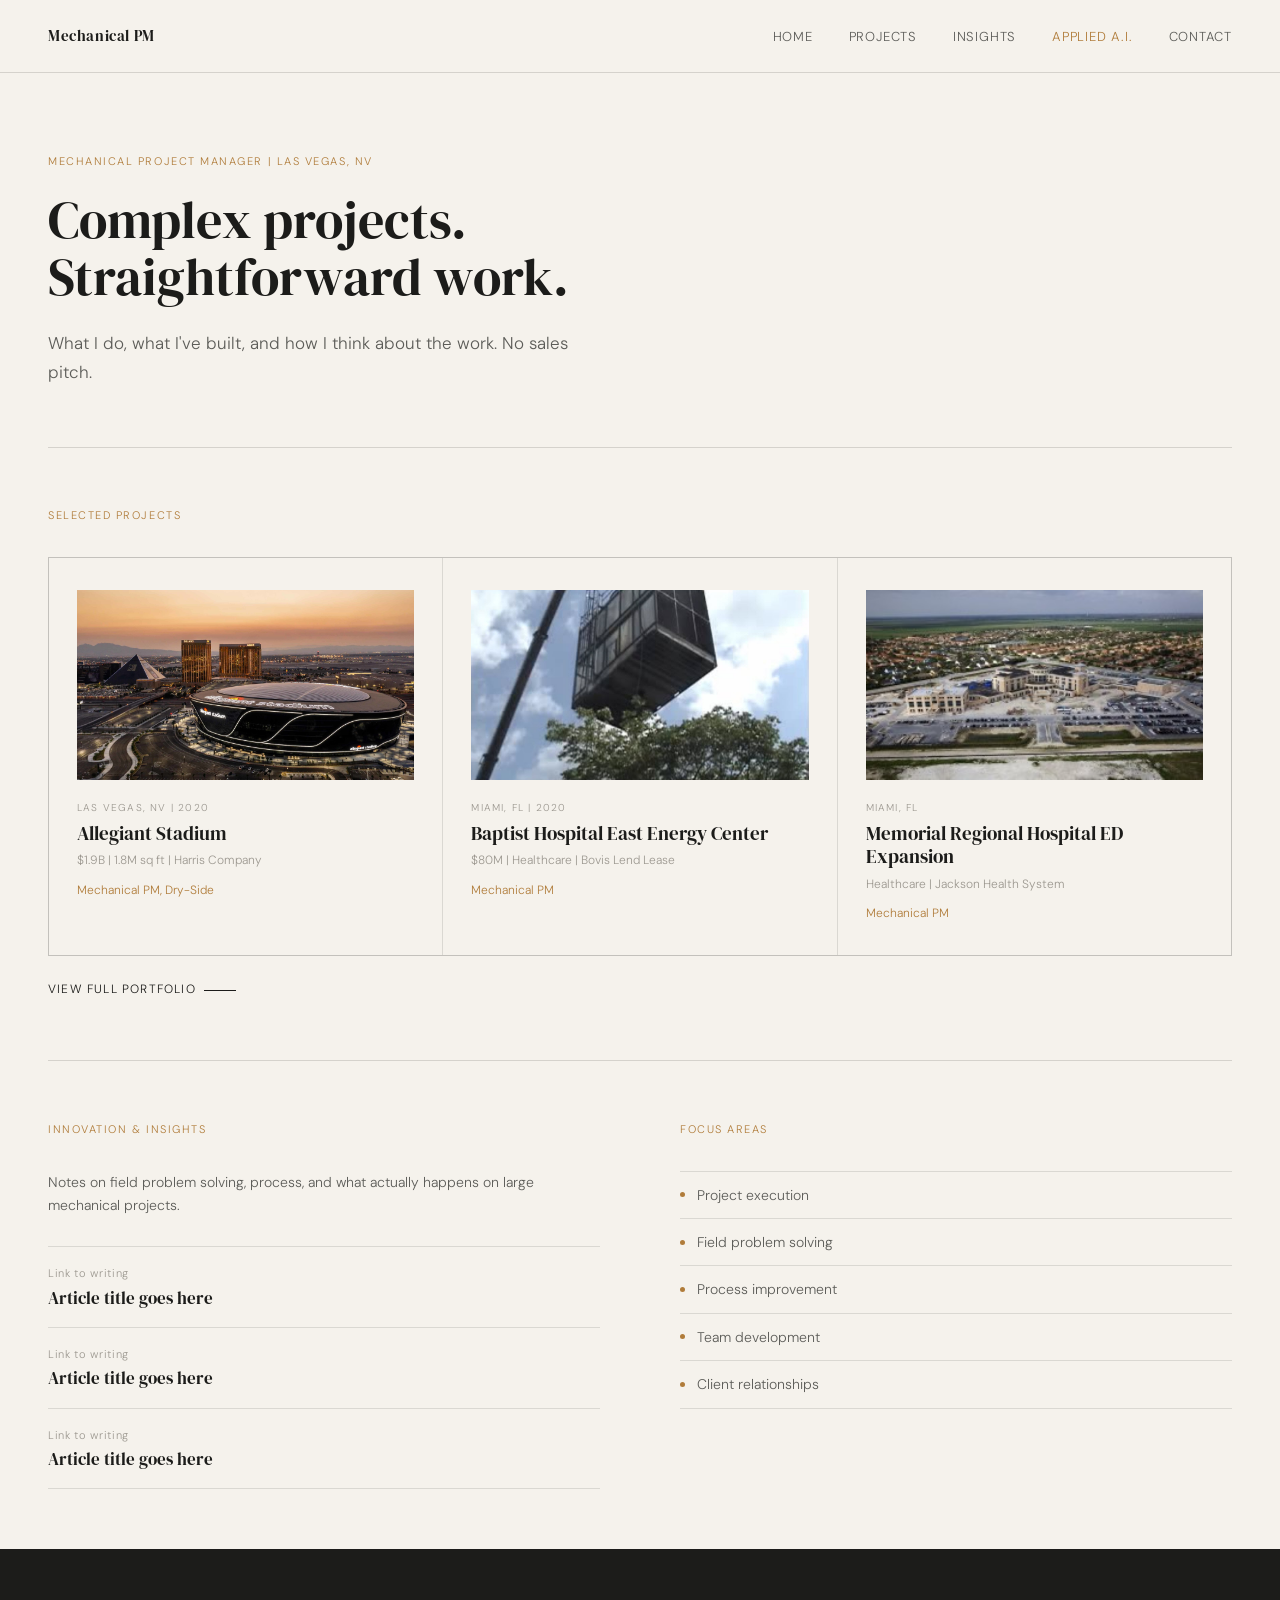
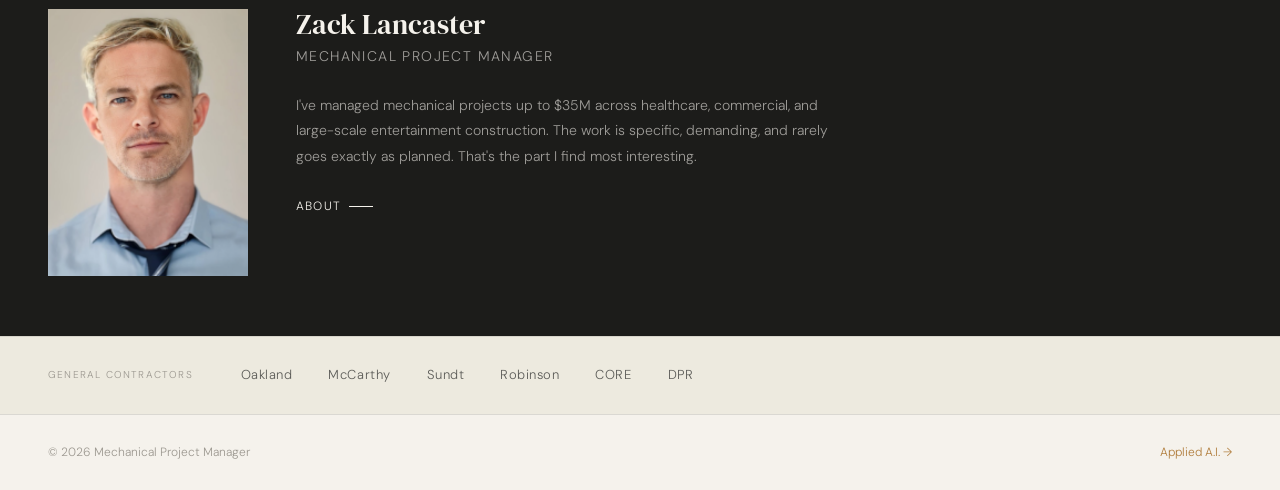
<file: index.html>
<!DOCTYPE html>
<html lang="en">
<head>
  <meta charset="UTF-8">
  <meta name="viewport" content="width=device-width, initial-scale=1.0">
  <title>Mechanical PM — Phoenix, AZ</title>
  <style>
@import url('https://fonts.googleapis.com/css2?family=DM+Serif+Display:ital@0;1&family=DM+Sans:wght@300;400;500&display=swap');

*, *::before, *::after { box-sizing: border-box; margin: 0; padding: 0; }

.mp-wrap {
  font-family: 'DM Sans', sans-serif;
  font-weight: 300;
  background: #F5F2EC;
  color: #1C1C1A;
  font-size: 15px;
  line-height: 1.6;
}

.mp-nav {
  display: flex;
  align-items: center;
  justify-content: space-between;
  padding: 24px 48px;
  border-bottom: 0.5px solid rgba(28,28,26,0.15);
}

.mp-logo {
  font-family: 'DM Serif Display', serif;
  font-size: 15px;
  letter-spacing: 0.04em;
  color: #1C1C1A;
}

.mp-nav-links {
  display: flex;
  gap: 36px;
  list-style: none;
}

.mp-nav-links a {
  text-decoration: none;
  color: #5C5C58;
  font-size: 13px;
  letter-spacing: 0.06em;
  text-transform: uppercase;
}

.mp-nav-links a:hover { color: #1C1C1A; }
.mp-nav-links a.accent { color: #B07C3A; }

.mp-hero {
  padding: 80px 48px 60px;
  max-width: 900px;
}

.mp-kicker {
  font-size: 11px;
  letter-spacing: 0.14em;
  text-transform: uppercase;
  color: #B07C3A;
  margin-bottom: 20px;
}

.mp-hero h1 {
  font-family: 'DM Serif Display', serif;
  font-size: 52px;
  line-height: 1.1;
  color: #1C1C1A;
  font-weight: 400;
  margin-bottom: 24px;
  max-width: 680px;
}

.mp-hero-sub {
  font-size: 17px;
  color: #5C5C58;
  max-width: 520px;
  line-height: 1.7;
  font-weight: 300;
}

.mp-divider {
  height: 0.5px;
  background: rgba(28,28,26,0.15);
  margin: 0 48px;
}

.mp-section {
  padding: 60px 48px;
}

.mp-section-label {
  font-size: 11px;
  letter-spacing: 0.14em;
  text-transform: uppercase;
  color: #B07C3A;
  margin-bottom: 32px;
}

.mp-projects {
  display: grid;
  grid-template-columns: repeat(3, 1fr);
  gap: 1px;
  background: rgba(28,28,26,0.12);
  border: 0.5px solid rgba(28,28,26,0.12);
}

.mp-project-card {
  background: #F5F2EC;
  padding: 32px 28px;
  position: relative;
  cursor: default;
}

.mp-project-card:hover { background: #EDEADF; }

.mp-project-thumb {
  width: 100%;
  aspect-ratio: 16/9;
  background: #DDD9CF;
  margin-bottom: 20px;
  display: flex;
  align-items: center;
  justify-content: center;
  position: relative;
  overflow: hidden;
}

.mp-project-thumb-lines {
  position: absolute;
  inset: 0;
  opacity: 0.12;
  background-image: repeating-linear-gradient(
    0deg, transparent, transparent 11px, #1C1C1A 11px, #1C1C1A 12px
  ),
  repeating-linear-gradient(
    90deg, transparent, transparent 11px, #1C1C1A 11px, #1C1C1A 12px
  );
}

.mp-project-label {
  font-size: 10px;
  letter-spacing: 0.12em;
  text-transform: uppercase;
  color: #9C9890;
  margin-bottom: 6px;
}

.mp-project-name {
  font-family: 'DM Serif Display', serif;
  font-size: 19px;
  color: #1C1C1A;
  font-weight: 400;
  margin-bottom: 6px;
  line-height: 1.25;
}

.mp-project-meta {
  font-size: 12px;
  color: #9C9890;
}

.mp-project-role {
  font-size: 12px;
  color: #B07C3A;
  margin-top: 10px;
}

.mp-portfolio-link {
  margin-top: 24px;
  font-size: 12px;
  letter-spacing: 0.1em;
  text-transform: uppercase;
  color: #1C1C1A;
  text-decoration: none;
  display: inline-flex;
  align-items: center;
  gap: 8px;
}

.mp-portfolio-link::after {
  content: '';
  display: block;
  width: 32px;
  height: 0.5px;
  background: #1C1C1A;
  transition: width 0.2s;
}

.mp-portfolio-link:hover::after { width: 48px; }

.mp-two-col {
  display: grid;
  grid-template-columns: 1fr 1fr;
  gap: 80px;
}

.mp-insights-list {
  list-style: none;
}

.mp-insights-list li {
  padding: 18px 0;
  border-bottom: 0.5px solid rgba(28,28,26,0.12);
}

.mp-insights-list li:first-child { border-top: 0.5px solid rgba(28,28,26,0.12); }

.mp-insight-date {
  font-size: 11px;
  color: #9C9890;
  letter-spacing: 0.06em;
  margin-bottom: 4px;
}

.mp-insight-title {
  font-family: 'DM Serif Display', serif;
  font-size: 17px;
  color: #1C1C1A;
  font-weight: 400;
  line-height: 1.3;
}

.mp-focus-list {
  list-style: none;
}

.mp-focus-list li {
  padding: 12px 0;
  border-bottom: 0.5px solid rgba(28,28,26,0.12);
  font-size: 14px;
  color: #5C5C58;
  display: flex;
  align-items: center;
  gap: 12px;
}

.mp-focus-list li:first-child { border-top: 0.5px solid rgba(28,28,26,0.12); }

.mp-focus-dot {
  width: 5px;
  height: 5px;
  border-radius: 50%;
  background: #B07C3A;
  flex-shrink: 0;
}

.mp-bio {
  background: #1C1C1A;
  padding: 60px 48px;
  display: grid;
  grid-template-columns: 200px 1fr;
  gap: 48px;
  align-items: start;
}

.mp-bio-photo {
  width: 100%;
  aspect-ratio: 3/4;
  background: #333330;
  position: relative;
  overflow: hidden;
}

.mp-bio-photo-inner {
  position: absolute;
  inset: 0;
  opacity: 0.07;
  background-image: repeating-linear-gradient(
    45deg, transparent, transparent 5px, #F5F2EC 5px, #F5F2EC 6px
  );
}

.mp-bio-photo-label {
  position: absolute;
  bottom: 12px;
  left: 12px;
  font-size: 10px;
  letter-spacing: 0.1em;
  text-transform: uppercase;
  color: rgba(245,242,236,0.35);
}

.mp-bio h2 {
  font-family: 'DM Serif Display', serif;
  font-size: 28px;
  color: #F5F2EC;
  font-weight: 400;
  margin-bottom: 4px;
  line-height: 1.1;
}

.mp-bio-title {
  font-size: 12px;
  letter-spacing: 0.1em;
  text-transform: uppercase;
  color: #B07C3A;
  margin-bottom: 20px;
}

.mp-bio p {
  font-size: 14px;
  color: rgba(245,242,236,0.6);
  line-height: 1.8;
  max-width: 560px;
  margin-bottom: 24px;
}

.mp-bio-link {
  font-size: 12px;
  letter-spacing: 0.1em;
  text-transform: uppercase;
  color: #F5F2EC;
  text-decoration: none;
  display: inline-flex;
  align-items: center;
  gap: 8px;
}

.mp-bio-link::after {
  content: '';
  display: block;
  width: 24px;
  height: 0.5px;
  background: #F5F2EC;
}

.mp-gc-strip {
  padding: 28px 48px;
  background: #EDEADF;
  display: flex;
  align-items: center;
  gap: 48px;
  border-top: 0.5px solid rgba(28,28,26,0.1);
}

.mp-gc-label {
  font-size: 10px;
  letter-spacing: 0.12em;
  text-transform: uppercase;
  color: #9C9890;
  white-space: nowrap;
}

.mp-gc-names {
  display: flex;
  gap: 36px;
  flex-wrap: wrap;
}

.mp-gc-name {
  font-size: 13px;
  color: #5C5C58;
  letter-spacing: 0.04em;
}

.mp-footer {
  padding: 28px 48px;
  display: flex;
  justify-content: space-between;
  align-items: center;
  border-top: 0.5px solid rgba(28,28,26,0.12);
}

.mp-footer-copy {
  font-size: 12px;
  color: #9C9890;
}
  </style>
</head>
<body>

<div class="mp-wrap">

  <nav class="mp-nav">
    <a href="index.html" class="mp-logo" style="text-decoration: none; color: #1C1C1A;">Mechanical PM</a>
    <ul class="mp-nav-links">
      <li><a href="index.html">Home</a></li>
      <li><a href="projects.html">Projects</a></li>
      <li><a href="insights.html">Insights</a></li>
      <li><a href="applied-ai.html" class="accent">Applied A.I.</a></li>
      <li><a href="contact.html">Contact</a></li>
    </ul>
  </nav>

  <section class="mp-hero">
    <p class="mp-kicker">Mechanical Project Manager | Las Vegas, NV</p>
    <h1>Complex projects.<br>Straightforward work.</h1>
    <p class="mp-hero-sub">
      What I do, what I've built, and how I think about the work. No sales pitch.
    </p>
  </section>

  <div class="mp-divider"></div>

  <section class="mp-section">
    <p class="mp-section-label">Selected projects</p>
    <div class="mp-projects">

      <div class="mp-project-card">
        <div class="mp-project-thumb">
          <img src="images/raiders-stadium.jpg" alt="Allegiant Stadium" style="width: 100%; height: 100%; object-fit: cover;">
        </div>
        <p class="mp-project-label">Las Vegas, NV | 2020</p>
        <p class="mp-project-name">Allegiant Stadium</p>
        <p class="mp-project-meta">$1.9B | 1.8M sq ft | Harris Company</p>
        <p class="mp-project-role">Mechanical PM, Dry-Side</p>
      </div>

      <div class="mp-project-card">
        <div class="mp-project-thumb">
          <img src="images/baptist-energy-center.jpg" alt="Baptist Hospital East Energy Center" style="width: 100%; height: 100%; object-fit: cover;">
        </div>
        <p class="mp-project-label">Miami, FL | 2020</p>
        <p class="mp-project-name">Baptist Hospital East Energy Center</p>
        <p class="mp-project-meta">$80M | Healthcare | Bovis Lend Lease</p>
        <p class="mp-project-role">Mechanical PM</p>
      </div>

      <div class="mp-project-card">
        <div class="mp-project-thumb">
          <img src="images/west-kendall-hospital.jpg" alt="West Kendall Baptist Hospital" style="width: 100%; height: 100%; object-fit: cover;">
        </div>
        <p class="mp-project-label">Miami, FL</p>
        <p class="mp-project-name">Memorial Regional Hospital ED Expansion</p>
        <p class="mp-project-meta">Healthcare | Jackson Health System</p>
        <p class="mp-project-role">Mechanical PM</p>
      </div>

    </div>
    <a href="projects.html" class="mp-portfolio-link">View full portfolio</a>
  </section>

  <div class="mp-divider"></div>

  <section class="mp-section">
    <div class="mp-two-col">

      <div>
        <p class="mp-section-label">Innovation &amp; Insights</p>
        <p style="font-size:14px; color:#5C5C58; margin-bottom:28px; line-height:1.7;">
          Notes on field problem solving, process, and what actually happens on large mechanical projects.
        </p>
        <ul class="mp-insights-list">
          <li>
            <p class="mp-insight-date">Link to writing</p>
            <p class="mp-insight-title">Article title goes here</p>
          </li>
          <li>
            <p class="mp-insight-date">Link to writing</p>
            <p class="mp-insight-title">Article title goes here</p>
          </li>
          <li>
            <p class="mp-insight-date">Link to writing</p>
            <p class="mp-insight-title">Article title goes here</p>
          </li>
        </ul>
      </div>

      <div>
        <p class="mp-section-label">Focus areas</p>
        <ul class="mp-focus-list">
          <li><span class="mp-focus-dot"></span>Project execution</li>
          <li><span class="mp-focus-dot"></span>Field problem solving</li>
          <li><span class="mp-focus-dot"></span>Process improvement</li>
          <li><span class="mp-focus-dot"></span>Team development</li>
          <li><span class="mp-focus-dot"></span>Client relationships</li>
        </ul>
      </div>

    </div>
  </section>

  <div class="mp-bio">
    <div class="mp-bio-photo">
      <img src="zackary-lancaster.png" alt="Zack Lancaster" style="width: 100%; height: 100%; object-fit: cover;">
    </div>
    <div>
      <h2>Zack Lancaster</h2>
      <p class="mp-bio-title">Mechanical Project Manager</p>
      <p>
        I've managed mechanical projects up to $35M across healthcare, commercial, and large-scale entertainment construction.
        The work is specific, demanding, and rarely goes exactly as planned. That's the part I find most interesting.
      </p>
      <a href="about.html" class="mp-bio-link">About</a>
    </div>
  </div>

  <div class="mp-gc-strip">
    <span class="mp-gc-label">General contractors</span>
    <div class="mp-gc-names">
      <span class="mp-gc-name">Oakland</span>
      <span class="mp-gc-name">McCarthy</span>
      <span class="mp-gc-name">Sundt</span>
      <span class="mp-gc-name">Robinson</span>
      <span class="mp-gc-name">CORE</span>
      <span class="mp-gc-name">DPR</span>
    </div>
  </div>

  <footer class="mp-footer">
    <span class="mp-footer-copy">© 2026 Mechanical Project Manager</span>
    <span class="mp-footer-copy" style="color:#B07C3A;">Applied A.I. &rarr;</span>
  </footer>

</div>

</body>
</html>
</file>
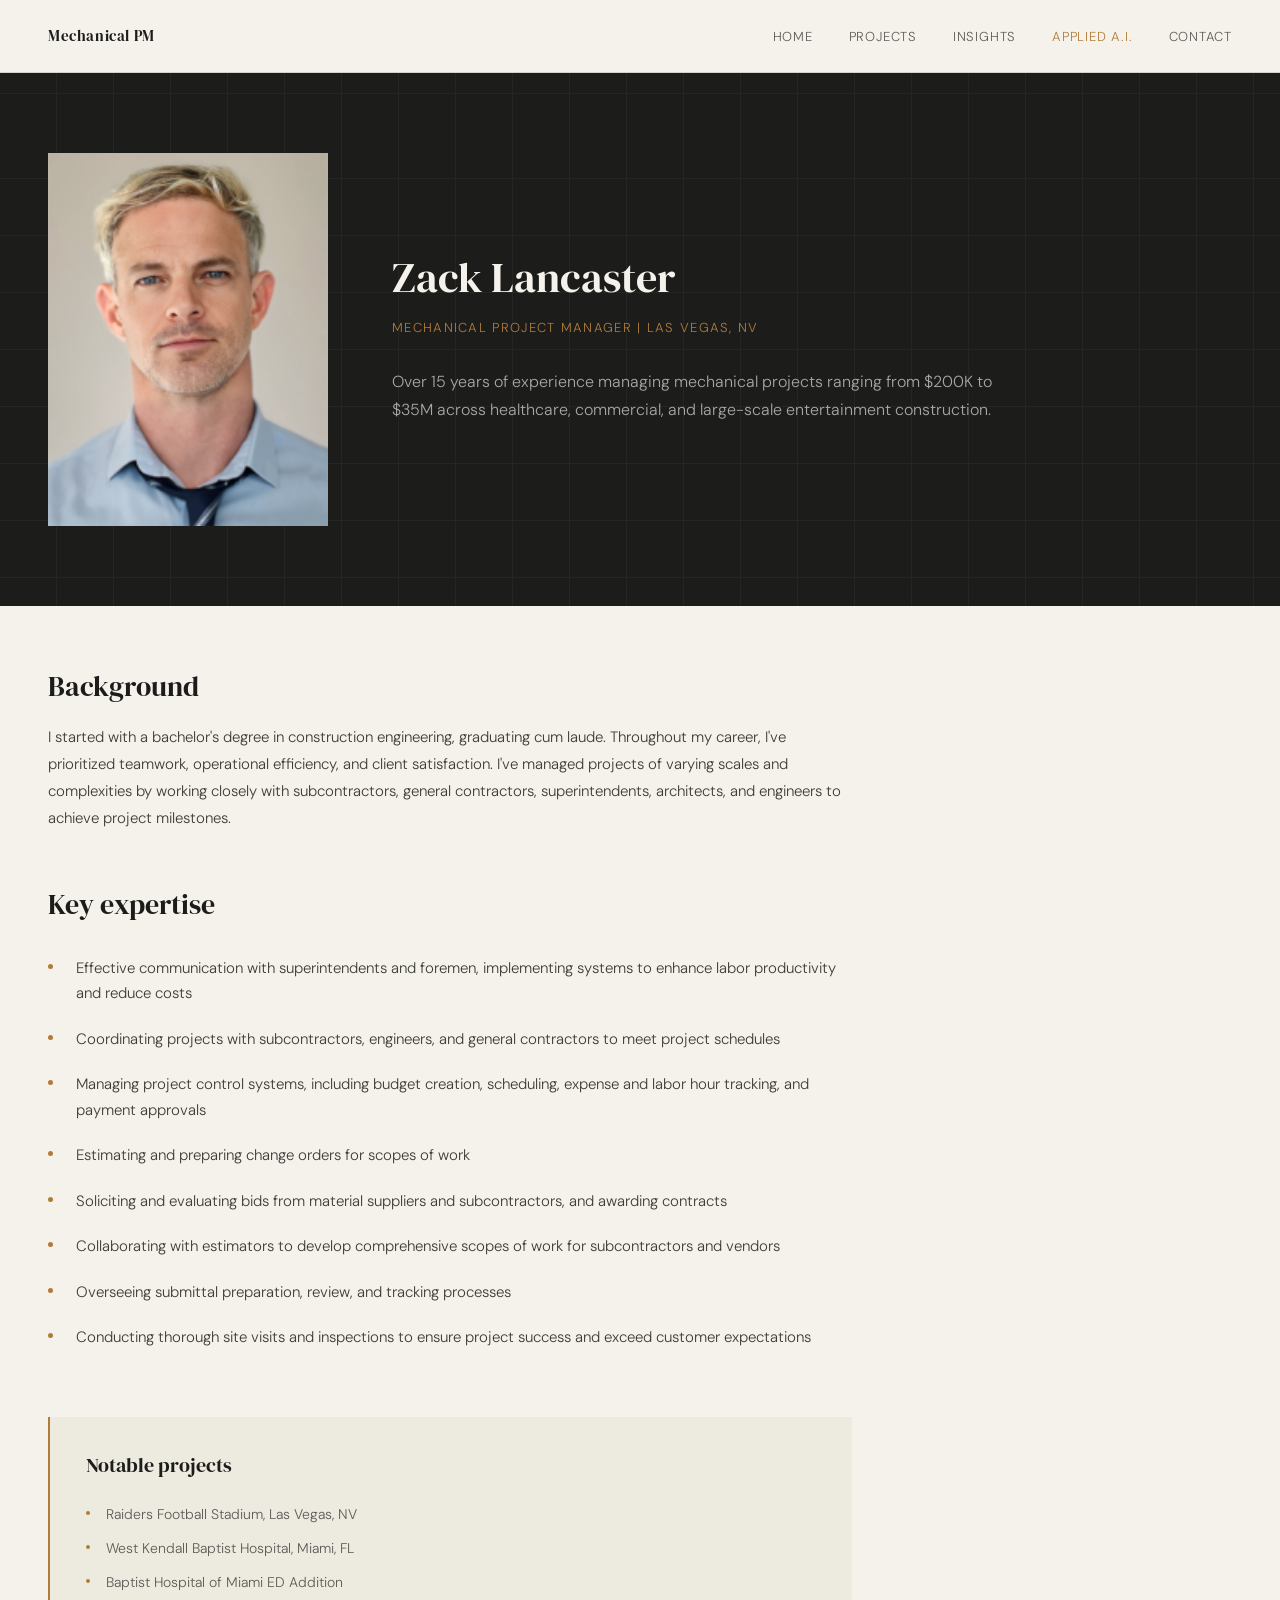
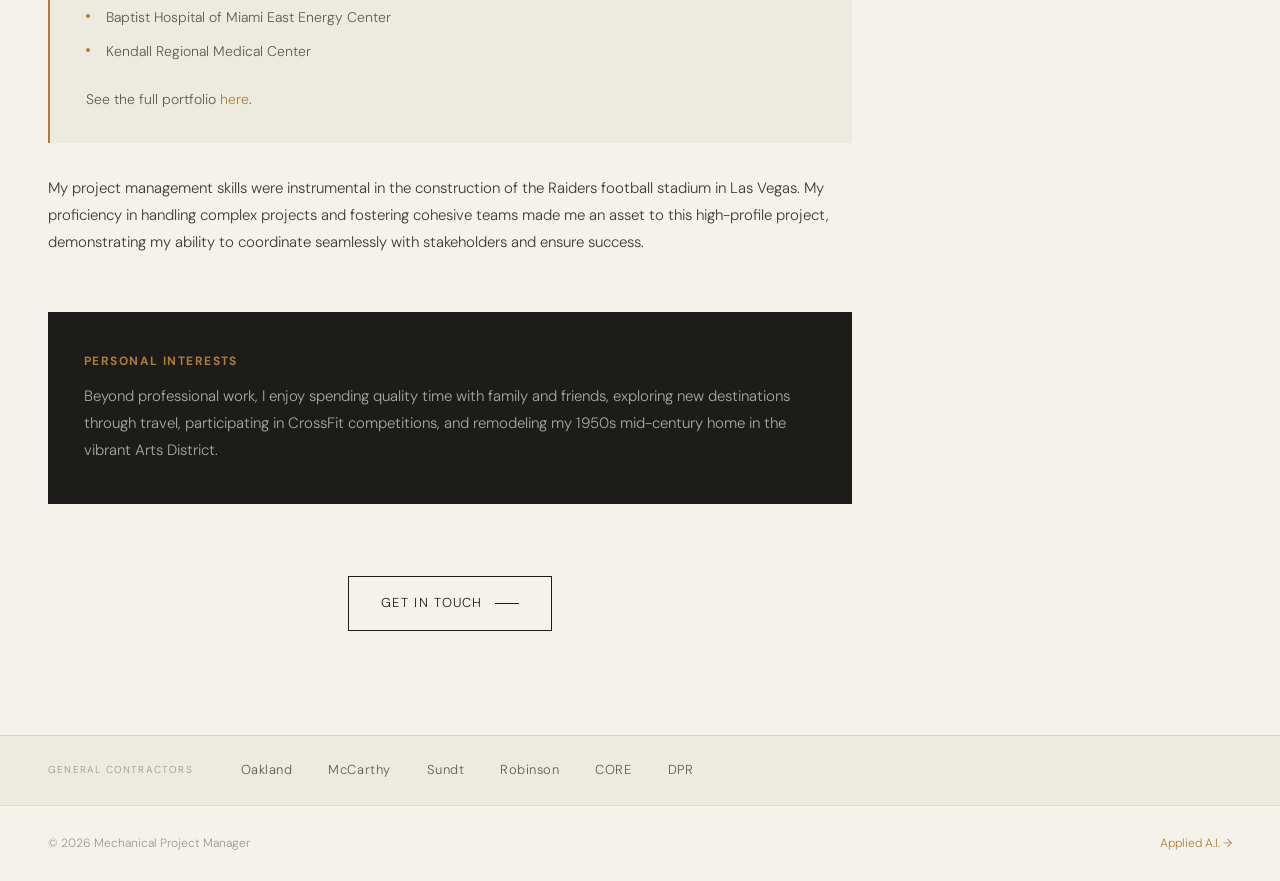
<file: about.html>
<!DOCTYPE html>
<html lang="en">
<head>
  <meta charset="UTF-8">
  <meta name="viewport" content="width=device-width, initial-scale=1.0">
  <title>About — Mechanical PM</title>
  <style>
@import url('https://fonts.googleapis.com/css2?family=DM+Serif+Display:ital@0;1&family=DM+Sans:wght@300;400;500&display=swap');

*, *::before, *::after { box-sizing: border-box; margin: 0; padding: 0; }

.mp-wrap {
  font-family: 'DM Sans', sans-serif;
  font-weight: 300;
  background: #F5F2EC;
  color: #1C1C1A;
  font-size: 15px;
  line-height: 1.6;
}

.mp-nav {
  display: flex;
  align-items: center;
  justify-content: space-between;
  padding: 24px 48px;
  border-bottom: 0.5px solid rgba(28,28,26,0.15);
}

.mp-logo {
  font-family: 'DM Serif Display', serif;
  font-size: 15px;
  letter-spacing: 0.04em;
  color: #1C1C1A;
}

.mp-nav-links {
  display: flex;
  gap: 36px;
  list-style: none;
}

.mp-nav-links a {
  text-decoration: none;
  color: #5C5C58;
  font-size: 13px;
  letter-spacing: 0.06em;
  text-transform: uppercase;
}

.mp-nav-links a:hover { color: #1C1C1A; }
.mp-nav-links a.accent { color: #B07C3A; }

.about-hero {
  background: #1C1C1A;
  padding: 80px 48px;
  position: relative;
  overflow: hidden;
}

.about-hero-bg {
  position: absolute;
  inset: 0;
  opacity: 0.04;
  background-image:
    repeating-linear-gradient(0deg, transparent, transparent 28px, #F5F2EC 28px, #F5F2EC 28.5px),
    repeating-linear-gradient(90deg, transparent, transparent 28px, #F5F2EC 28px, #F5F2EC 28.5px);
}

.about-hero-content {
  position: relative;
  display: grid;
  grid-template-columns: 280px 1fr;
  gap: 64px;
  align-items: center;
  max-width: 1200px;
}

.about-photo {
  width: 100%;
  aspect-ratio: 3/4;
  background: #333330;
  position: relative;
  overflow: hidden;
}

.about-photo img {
  width: 100%;
  height: 100%;
  object-fit: cover;
}

.about-hero-text h1 {
  font-family: 'DM Serif Display', serif;
  font-size: 42px;
  color: #F5F2EC;
  font-weight: 400;
  line-height: 1.1;
  margin-bottom: 16px;
}

.about-hero-text .subtitle {
  font-size: 13px;
  letter-spacing: 0.1em;
  text-transform: uppercase;
  color: #B07C3A;
  margin-bottom: 28px;
}

.about-hero-text p {
  font-size: 16px;
  color: rgba(245,242,236,0.65);
  line-height: 1.8;
  max-width: 600px;
}

.about-content {
  padding: 64px 48px;
  max-width: 900px;
}

.about-section {
  margin-bottom: 56px;
}

.about-section h2 {
  font-family: 'DM Serif Display', serif;
  font-size: 28px;
  color: #1C1C1A;
  font-weight: 400;
  margin-bottom: 20px;
  line-height: 1.2;
}

.about-section p {
  font-size: 15px;
  color: #3C3C38;
  line-height: 1.8;
  margin-bottom: 20px;
}

.about-list {
  list-style: none;
  margin: 24px 0;
}

.about-list li {
  padding: 10px 0 10px 28px;
  position: relative;
  font-size: 15px;
  color: #3C3C38;
  line-height: 1.7;
}

.about-list li::before {
  content: '';
  position: absolute;
  left: 0;
  top: 18px;
  width: 5px;
  height: 5px;
  border-radius: 50%;
  background: #B07C3A;
}

.project-highlight {
  background: #EDEADF;
  padding: 32px 36px;
  margin: 32px 0;
  border-left: 2px solid #B07C3A;
}

.project-highlight h3 {
  font-family: 'DM Serif Display', serif;
  font-size: 20px;
  color: #1C1C1A;
  font-weight: 400;
  margin-bottom: 16px;
}

.project-highlight ul {
  list-style: none;
}

.project-highlight li {
  padding: 6px 0 6px 20px;
  position: relative;
  font-size: 14px;
  color: #5C5C58;
}

.project-highlight li::before {
  content: '';
  position: absolute;
  left: 0;
  top: 14px;
  width: 4px;
  height: 4px;
  border-radius: 50%;
  background: #B07C3A;
}

.personal-section {
  background: #1C1C1A;
  padding: 40px 36px;
  margin: 32px 0;
}

.personal-section h3 {
  font-size: 12px;
  letter-spacing: 0.12em;
  text-transform: uppercase;
  color: #B07C3A;
  margin-bottom: 12px;
}

.personal-section p {
  font-size: 15px;
  color: rgba(245,242,236,0.65);
  line-height: 1.8;
  margin: 0;
}

.cta-section {
  text-align: center;
  padding: 40px 0;
}

.cta-link {
  display: inline-flex;
  align-items: center;
  gap: 12px;
  font-size: 13px;
  letter-spacing: 0.1em;
  text-transform: uppercase;
  color: #1C1C1A;
  text-decoration: none;
  border: 0.5px solid #1C1C1A;
  padding: 16px 32px;
  transition: all 0.2s;
}

.cta-link:hover {
  background: #1C1C1A;
  color: #F5F2EC;
}

.cta-link::after {
  content: '';
  display: block;
  width: 24px;
  height: 0.5px;
  background: currentColor;
}

.mp-gc-strip {
  padding: 24px 48px;
  background: #EDEADF;
  display: flex;
  align-items: center;
  gap: 48px;
  border-top: 0.5px solid rgba(28,28,26,0.1);
}

.mp-gc-label {
  font-size: 10px;
  letter-spacing: 0.12em;
  text-transform: uppercase;
  color: #9C9890;
  white-space: nowrap;
}

.mp-gc-names {
  display: flex;
  gap: 36px;
  flex-wrap: wrap;
}

.mp-gc-name {
  font-size: 13px;
  color: #5C5C58;
  letter-spacing: 0.04em;
}

.mp-footer {
  padding: 28px 48px;
  display: flex;
  justify-content: space-between;
  align-items: center;
  border-top: 0.5px solid rgba(28,28,26,0.12);
}

.mp-footer-copy {
  font-size: 12px;
  color: #9C9890;
}
  </style>
</head>
<body>

<div class="mp-wrap">

  <nav class="mp-nav">
    <a href="index.html" class="mp-logo" style="text-decoration: none; color: #1C1C1A;">Mechanical PM</a>
    <ul class="mp-nav-links">
      <li><a href="index.html">Home</a></li>
      <li><a href="projects.html">Projects</a></li>
      <li><a href="insights.html">Insights</a></li>
      <li><a href="applied-ai.html" class="accent">Applied A.I.</a></li>
      <li><a href="contact.html">Contact</a></li>
    </ul>
  </nav>

  <div class="about-hero">
    <div class="about-hero-bg"></div>
    <div class="about-hero-content">
      <div class="about-photo">
        <img src="zackary-lancaster.png" alt="Zackary Lancaster">
      </div>
      <div class="about-hero-text">
        <h1>Zack Lancaster</h1>
        <p class="subtitle">Mechanical Project Manager | Las Vegas, NV</p>
        <p>Over 15 years of experience managing mechanical projects ranging from $200K to $35M across healthcare, commercial, and large-scale entertainment construction.</p>
      </div>
    </div>
  </div>

  <div class="about-content">

    <div class="about-section">
      <h2>Background</h2>
      <p>I started with a bachelor's degree in construction engineering, graduating cum laude. Throughout my career, I've prioritized teamwork, operational efficiency, and client satisfaction. I've managed projects of varying scales and complexities by working closely with subcontractors, general contractors, superintendents, architects, and engineers to achieve project milestones.</p>
    </div>

    <div class="about-section">
      <h2>Key expertise</h2>
      <ul class="about-list">
        <li>Effective communication with superintendents and foremen, implementing systems to enhance labor productivity and reduce costs</li>
        <li>Coordinating projects with subcontractors, engineers, and general contractors to meet project schedules</li>
        <li>Managing project control systems, including budget creation, scheduling, expense and labor hour tracking, and payment approvals</li>
        <li>Estimating and preparing change orders for scopes of work</li>
        <li>Soliciting and evaluating bids from material suppliers and subcontractors, and awarding contracts</li>
        <li>Collaborating with estimators to develop comprehensive scopes of work for subcontractors and vendors</li>
        <li>Overseeing submittal preparation, review, and tracking processes</li>
        <li>Conducting thorough site visits and inspections to ensure project success and exceed customer expectations</li>
      </ul>
    </div>

    <div class="project-highlight">
      <h3>Notable projects</h3>
      <ul>
        <li>Raiders Football Stadium, Las Vegas, NV</li>
        <li>West Kendall Baptist Hospital, Miami, FL</li>
        <li>Baptist Hospital of Miami ED Addition</li>
        <li>Baptist Hospital of Miami East Energy Center</li>
        <li>Kendall Regional Medical Center</li>
      </ul>
      <p style="margin-top: 20px; font-size: 14px; color: #5C5C58;">See the full portfolio <a href="projects.html" style="color: #B07C3A; text-decoration: none;">here</a>.</p>
    </div>

    <div class="about-section">
      <p>My project management skills were instrumental in the construction of the Raiders football stadium in Las Vegas. My proficiency in handling complex projects and fostering cohesive teams made me an asset to this high-profile project, demonstrating my ability to coordinate seamlessly with stakeholders and ensure success.</p>
    </div>

    <div class="personal-section">
      <h3>Personal interests</h3>
      <p>Beyond professional work, I enjoy spending quality time with family and friends, exploring new destinations through travel, participating in CrossFit competitions, and remodeling my 1950s mid-century home in the vibrant Arts District.</p>
    </div>

    <div class="cta-section">
      <a href="contact.html" class="cta-link">Get in touch</a>
    </div>

  </div>

  <div class="mp-gc-strip">
    <span class="mp-gc-label">General contractors</span>
    <div class="mp-gc-names">
      <span class="mp-gc-name">Oakland</span>
      <span class="mp-gc-name">McCarthy</span>
      <span class="mp-gc-name">Sundt</span>
      <span class="mp-gc-name">Robinson</span>
      <span class="mp-gc-name">CORE</span>
      <span class="mp-gc-name">DPR</span>
    </div>
  </div>

  <footer class="mp-footer">
    <span class="mp-footer-copy">© 2026 Mechanical Project Manager</span>
    <span class="mp-footer-copy" style="color:#B07C3A;">Applied A.I. &rarr;</span>
  </footer>

</div>

</body>
</html>
</file>
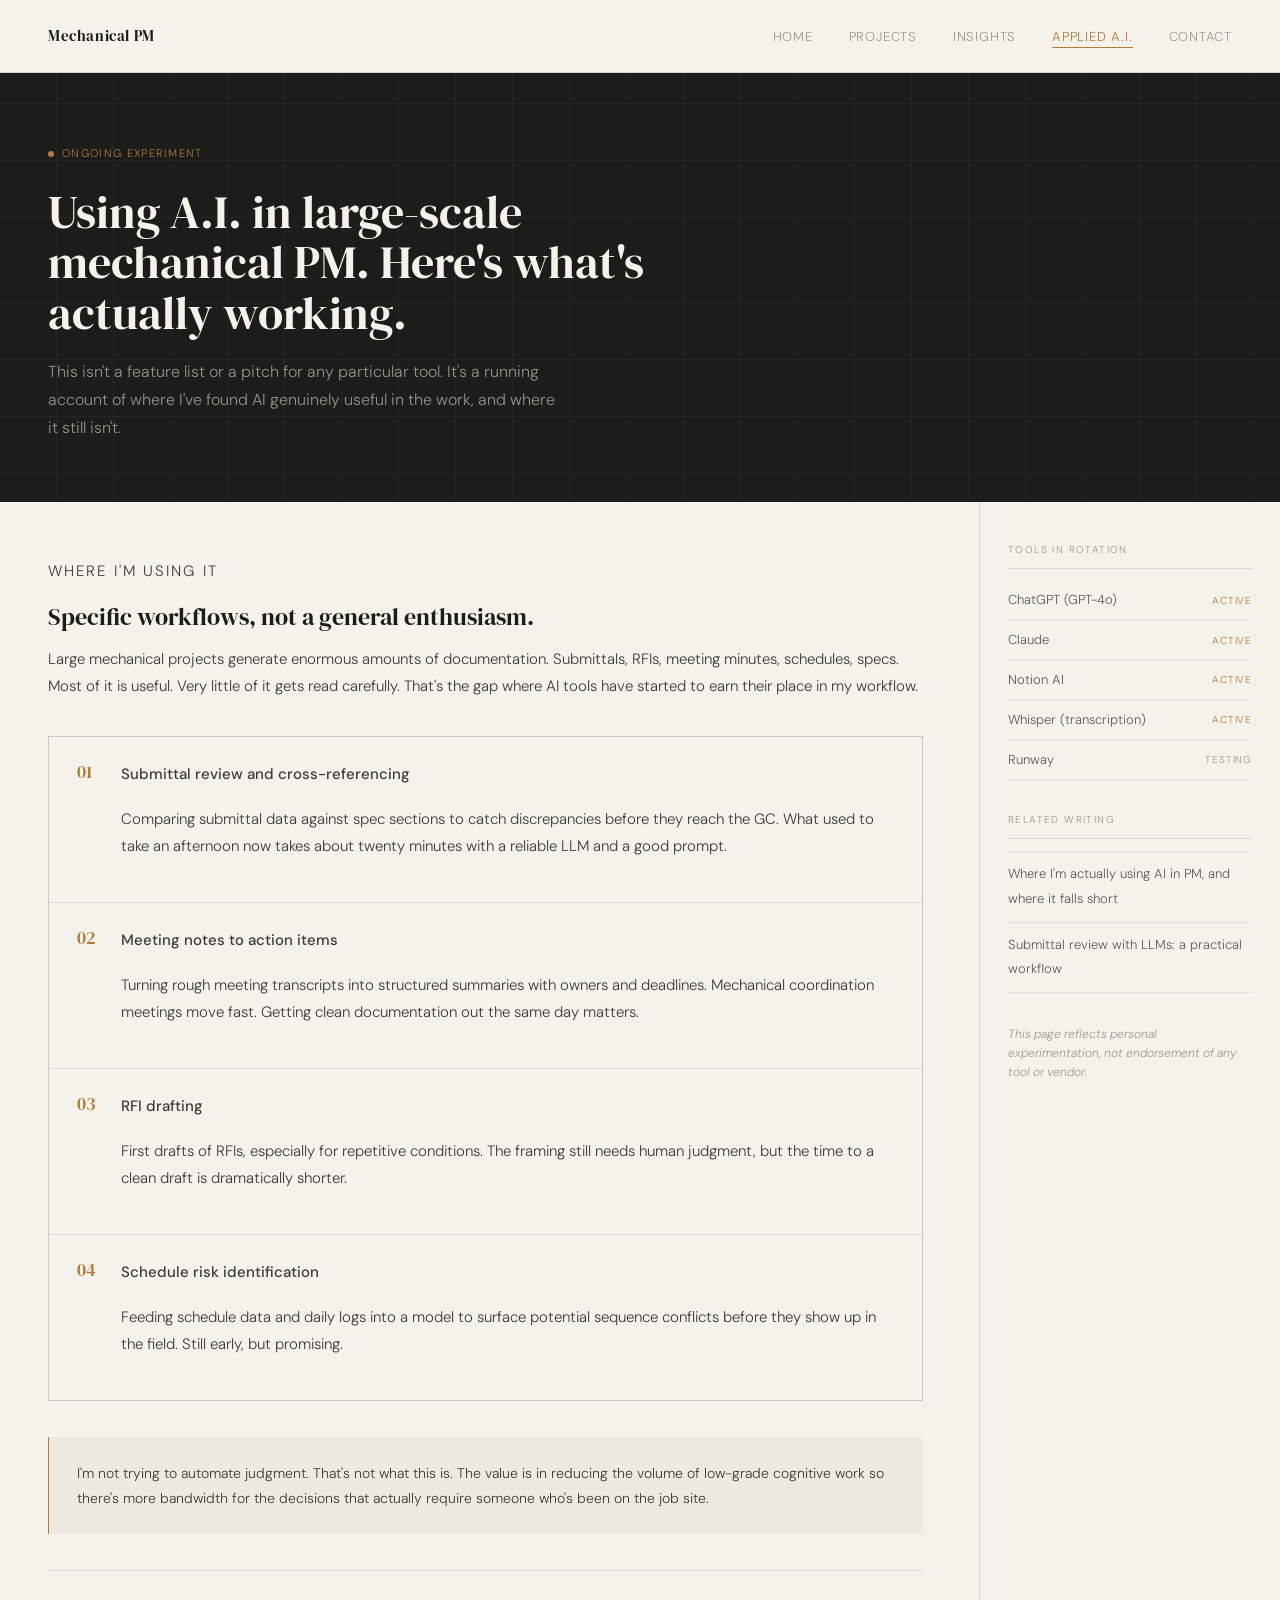
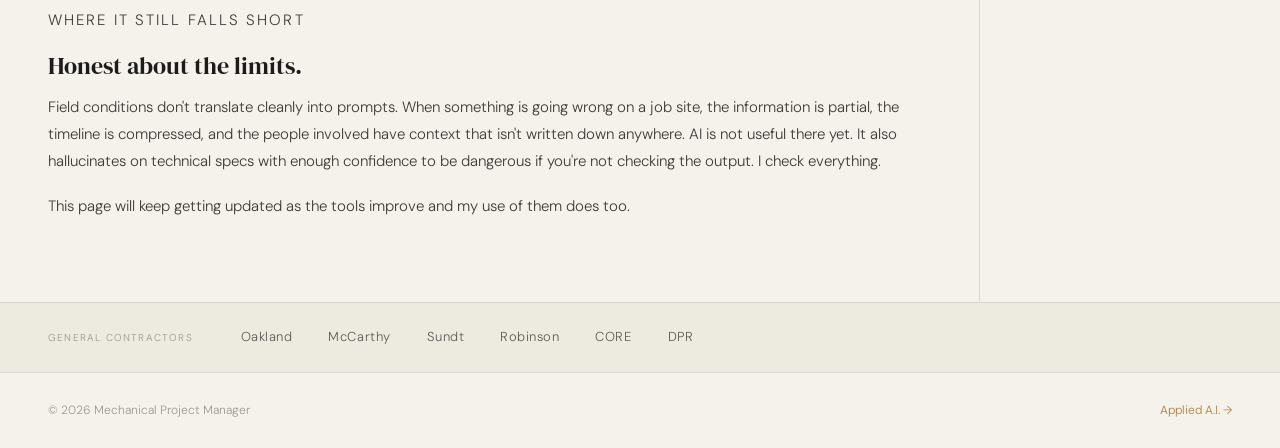
<file: applied-ai.html>
<!DOCTYPE html>
<html lang="en">
<head>
  <meta charset="UTF-8">
  <meta name="viewport" content="width=device-width, initial-scale=1.0">
  <title>Applied A.I. — Mechanical PM</title>
  <style>
@import url('https://fonts.googleapis.com/css2?family=DM+Serif+Display:ital@0;1&family=DM+Sans:wght@300;400;500&display=swap');
*, *::before, *::after { box-sizing: border-box; margin: 0; padding: 0; }

.mp-wrap {
  font-family: 'DM Sans', sans-serif;
  font-weight: 300;
  background: #F5F2EC;
  color: #1C1C1A;
  font-size: 15px;
  line-height: 1.6;
}

.mp-nav {
  display: flex;
  align-items: center;
  justify-content: space-between;
  padding: 24px 48px;
  border-bottom: 0.5px solid rgba(28,28,26,0.15);
}

.mp-logo {
  font-family: 'DM Serif Display', serif;
  font-size: 15px;
  letter-spacing: 0.04em;
  color: #1C1C1A;
}

.mp-nav-links {
  display: flex;
  gap: 36px;
  list-style: none;
}

.mp-nav-links a {
  text-decoration: none;
  color: #5C5C58;
  font-size: 13px;
  letter-spacing: 0.06em;
  text-transform: uppercase;
}

.mp-nav-links a.active { color: #B07C3A; border-bottom: 0.5px solid #B07C3A; padding-bottom: 2px; }
.mp-nav-links a.dim { color: #9C9890; }

.mp-kicker {
  font-size: 11px;
  letter-spacing: 0.14em;
  text-transform: uppercase;
  color: #B07C3A;
  margin-bottom: 14px;
}

.ai-hero {
  background: #1C1C1A;
  padding: 72px 48px 60px;
  position: relative;
  overflow: hidden;
}

.ai-hero-bg {
  position: absolute;
  inset: 0;
  opacity: 0.04;
  background-image:
    repeating-linear-gradient(0deg, transparent, transparent 28px, #F5F2EC 28px, #F5F2EC 28.5px),
    repeating-linear-gradient(90deg, transparent, transparent 28px, #F5F2EC 28px, #F5F2EC 28.5px);
}

.ai-hero-content { position: relative; }

.ai-hero h1 {
  font-family: 'DM Serif Display', serif;
  font-size: 46px;
  line-height: 1.1;
  color: #F5F2EC;
  font-weight: 400;
  margin-bottom: 20px;
  max-width: 600px;
}

.ai-hero-desc {
  font-size: 16px;
  color: rgba(245,242,236,0.55);
  max-width: 520px;
  line-height: 1.75;
}

.ai-status-row {
  display: flex;
  align-items: center;
  gap: 8px;
  margin-bottom: 24px;
}

.ai-status-dot {
  width: 6px;
  height: 6px;
  border-radius: 50%;
  background: #B07C3A;
}

.ai-status-text {
  font-size: 11px;
  letter-spacing: 0.12em;
  text-transform: uppercase;
  color: #B07C3A;
}

.ai-body {
  display: grid;
  grid-template-columns: 1fr 300px;
  gap: 0;
}

.ai-main {
  padding: 56px 56px 64px 48px;
  border-right: 0.5px solid rgba(28,28,26,0.12);
}

.ai-section-label {
  font-size: 11px;
  letter-spacing: 0.14em;
  text-transform: uppercase;
  color: #B07C3A;
  margin-bottom: 14px;
}

.ai-main h2 {
  font-family: 'DM Serif Display', serif;
  font-size: 24px;
  color: #1C1C1A;
  font-weight: 400;
  margin-bottom: 14px;
  line-height: 1.2;
}

.ai-main p {
  font-size: 15px;
  color: #3C3C38;
  line-height: 1.8;
  margin-bottom: 18px;
}

.ai-use-cases {
  margin: 36px 0;
  display: flex;
  flex-direction: column;
  gap: 1px;
  background: rgba(28,28,26,0.1);
  border: 0.5px solid rgba(28,28,26,0.1);
}

.ai-use-case {
  background: #F5F2EC;
  padding: 24px 28px;
  display: grid;
  grid-template-columns: 28px 1fr;
  gap: 16px;
  align-items: start;
}

.ai-use-case:hover { background: #EDEADF; }

.ai-use-num {
  font-family: 'DM Serif Display', serif;
  font-size: 18px;
  color: #B07C3A;
  font-weight: 400;
  line-height: 1;
  padding-top: 2px;
}

.ai-use-title {
  font-size: 14px;
  font-weight: 500;
  color: #1C1C1A;
  margin-bottom: 4px;
}

.ai-use-body {
  font-size: 13px;
  color: #5C5C58;
  line-height: 1.65;
}

.ai-divider {
  height: 0.5px;
  background: rgba(28,28,26,0.12);
  margin: 36px 0;
}

.ai-candid {
  background: #EDEADF;
  border-left: 1.5px solid #B07C3A;
  padding: 24px 28px;
  margin: 32px 0;
}

.ai-candid p {
  font-size: 14px;
  color: #3C3C38;
  line-height: 1.75;
  margin: 0;
}

.ai-sidebar {
  padding: 40px 28px;
}

.ai-sidebar-block {
  margin-bottom: 32px;
}

.ai-sidebar-label {
  font-size: 10px;
  letter-spacing: 0.14em;
  text-transform: uppercase;
  color: #9C9890;
  margin-bottom: 12px;
  padding-bottom: 10px;
  border-bottom: 0.5px solid rgba(28,28,26,0.12);
}

.ai-tool-list {
  list-style: none;
}

.ai-tool-list li {
  font-size: 13px;
  color: #5C5C58;
  padding: 9px 0;
  border-bottom: 0.5px solid rgba(28,28,26,0.08);
  display: flex;
  justify-content: space-between;
  align-items: center;
}

.ai-tool-status {
  font-size: 10px;
  letter-spacing: 0.08em;
  text-transform: uppercase;
  color: #B07C3A;
}

.ai-tool-status.testing { color: #9C9890; }

.ai-note {
  font-size: 12px;
  color: #9C9890;
  line-height: 1.6;
  font-style: italic;
}

.mp-gc-strip {
  padding: 24px 48px;
  background: #EDEADF;
  display: flex;
  align-items: center;
  gap: 48px;
  border-top: 0.5px solid rgba(28,28,26,0.1);
}

.mp-gc-label {
  font-size: 10px;
  letter-spacing: 0.12em;
  text-transform: uppercase;
  color: #9C9890;
  white-space: nowrap;
}

.mp-gc-names {
  display: flex;
  gap: 36px;
  flex-wrap: wrap;
}

.mp-gc-name {
  font-size: 13px;
  color: #5C5C58;
  letter-spacing: 0.04em;
}

.mp-footer {
  padding: 28px 48px;
  display: flex;
  justify-content: space-between;
  align-items: center;
  border-top: 0.5px solid rgba(28,28,26,0.12);
}

.mp-footer-copy {
  font-size: 12px;
  color: #9C9890;
}
  </style>
</head>
<body>

<div class="mp-wrap">

  <nav class="mp-nav">
    <a href="index.html" class="mp-logo" style="text-decoration: none; color: #1C1C1A;">Mechanical PM</a>
    <ul class="mp-nav-links">
      <li><a href="index.html" class="dim">Home</a></li>
      <li><a href="projects.html" class="dim">Projects</a></li>
      <li><a href="insights.html" class="dim">Insights</a></li>
      <li><a href="applied-ai.html" class="active">Applied A.I.</a></li>
      <li><a href="contact.html" class="dim">Contact</a></li>
    </ul>
  </nav>

  <div class="ai-hero">
    <div class="ai-hero-bg"></div>
    <div class="ai-hero-content">
      <div class="ai-status-row">
        <div class="ai-status-dot"></div>
        <span class="ai-status-text">Ongoing experiment</span>
      </div>
      <h1>Using A.I. in large-scale mechanical PM. Here's what's actually working.</h1>
      <p class="ai-hero-desc">This isn't a feature list or a pitch for any particular tool. It's a running account of where I've found AI genuinely useful in the work, and where it still isn't.</p>
    </div>
  </div>

  <div class="ai-body">

    <div class="ai-main">

      <p class="ai-section-label">Where I'm using it</p>
      <h2>Specific workflows, not a general enthusiasm.</h2>
      <p>
        Large mechanical projects generate enormous amounts of documentation. Submittals, RFIs, meeting minutes, schedules, specs. Most of it is useful. Very little of it gets read carefully. That's the gap where AI tools have started to earn their place in my workflow.
      </p>

      <div class="ai-use-cases">
        <div class="ai-use-case">
          <span class="ai-use-num">01</span>
          <div>
            <p class="ai-use-title">Submittal review and cross-referencing</p>
            <p class="ai-use-body">Comparing submittal data against spec sections to catch discrepancies before they reach the GC. What used to take an afternoon now takes about twenty minutes with a reliable LLM and a good prompt.</p>
          </div>
        </div>
        <div class="ai-use-case">
          <span class="ai-use-num">02</span>
          <div>
            <p class="ai-use-title">Meeting notes to action items</p>
            <p class="ai-use-body">Turning rough meeting transcripts into structured summaries with owners and deadlines. Mechanical coordination meetings move fast. Getting clean documentation out the same day matters.</p>
          </div>
        </div>
        <div class="ai-use-case">
          <span class="ai-use-num">03</span>
          <div>
            <p class="ai-use-title">RFI drafting</p>
            <p class="ai-use-body">First drafts of RFIs, especially for repetitive conditions. The framing still needs human judgment, but the time to a clean draft is dramatically shorter.</p>
          </div>
        </div>
        <div class="ai-use-case">
          <span class="ai-use-num">04</span>
          <div>
            <p class="ai-use-title">Schedule risk identification</p>
            <p class="ai-use-body">Feeding schedule data and daily logs into a model to surface potential sequence conflicts before they show up in the field. Still early, but promising.</p>
          </div>
        </div>
      </div>

      <div class="ai-candid">
        <p>I'm not trying to automate judgment. That's not what this is. The value is in reducing the volume of low-grade cognitive work so there's more bandwidth for the decisions that actually require someone who's been on the job site.</p>
      </div>

      <div class="ai-divider"></div>

      <p class="ai-section-label">Where it still falls short</p>
      <h2>Honest about the limits.</h2>
      <p>
        Field conditions don't translate cleanly into prompts. When something is going wrong on a job site, the information is partial, the timeline is compressed, and the people involved have context that isn't written down anywhere. AI is not useful there yet. It also hallucinates on technical specs with enough confidence to be dangerous if you're not checking the output. I check everything.
      </p>
      <p>
        This page will keep getting updated as the tools improve and my use of them does too.
      </p>

    </div>

    <div class="ai-sidebar">

      <div class="ai-sidebar-block">
        <p class="ai-sidebar-label">Tools in rotation</p>
        <ul class="ai-tool-list">
          <li>ChatGPT (GPT-4o) <span class="ai-tool-status">Active</span></li>
          <li>Claude <span class="ai-tool-status">Active</span></li>
          <li>Notion AI <span class="ai-tool-status">Active</span></li>
          <li>Whisper (transcription) <span class="ai-tool-status">Active</span></li>
          <li>Runway <span class="ai-tool-status testing">Testing</span></li>
        </ul>
      </div>

      <div class="ai-sidebar-block">
        <p class="ai-sidebar-label">Related writing</p>
        <div style="font-size:13px; color:#5C5C58; line-height:1.9; border-top:0.5px solid rgba(28,28,26,0.08);">
          <div style="padding:10px 0; border-bottom:0.5px solid rgba(28,28,26,0.08);">Where I'm actually using AI in PM, and where it falls short</div>
          <div style="padding:10px 0; border-bottom:0.5px solid rgba(28,28,26,0.08);">Submittal review with LLMs: a practical workflow</div>
        </div>
      </div>

      <p class="ai-note">This page reflects personal experimentation, not endorsement of any tool or vendor.</p>

    </div>

  </div>

  <div class="mp-gc-strip">
    <span class="mp-gc-label">General contractors</span>
    <div class="mp-gc-names">
      <span class="mp-gc-name">Oakland</span>
      <span class="mp-gc-name">McCarthy</span>
      <span class="mp-gc-name">Sundt</span>
      <span class="mp-gc-name">Robinson</span>
      <span class="mp-gc-name">CORE</span>
      <span class="mp-gc-name">DPR</span>
    </div>
  </div>

  <footer class="mp-footer">
    <span class="mp-footer-copy">© 2026 Mechanical Project Manager</span>
    <span class="mp-footer-copy" style="color:#B07C3A;">Applied A.I. &rarr;</span>
  </footer>

</div>

</body>
</html>
</file>
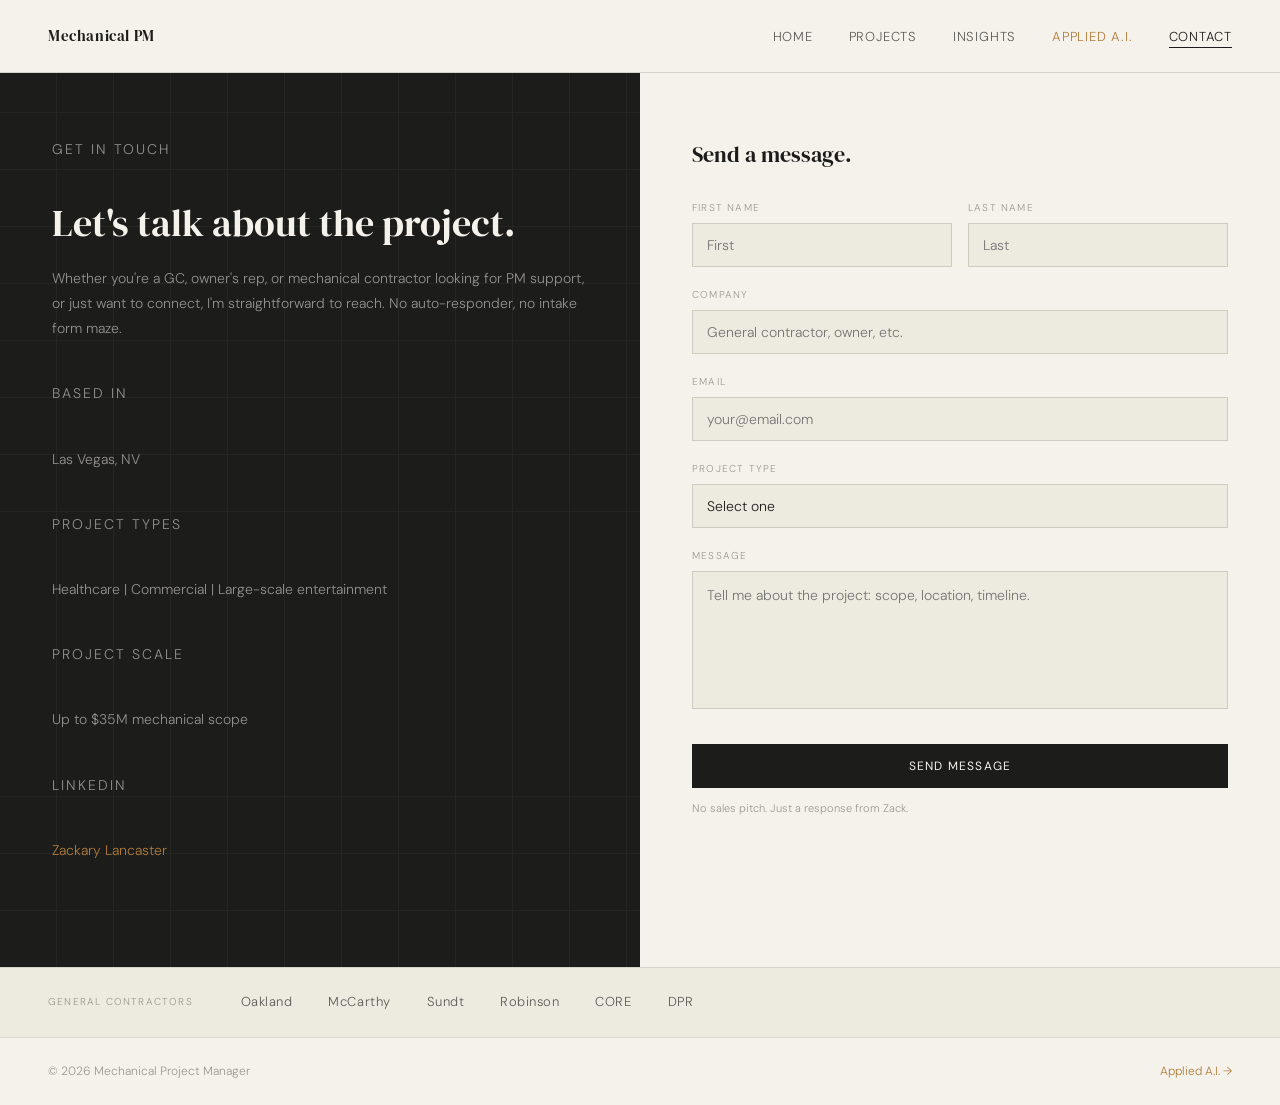
<file: contact.html>
<!DOCTYPE html>
<html lang="en">
<head>
  <meta charset="UTF-8">
  <meta name="viewport" content="width=device-width, initial-scale=1.0">
  <title>Contact — Mechanical PM</title>
  <style>
@import url('https://fonts.googleapis.com/css2?family=DM+Serif+Display:ital@0;1&family=DM+Sans:wght@300;400;500&display=swap');
*, *::before, *::after { box-sizing: border-box; margin: 0; padding: 0; }

.mp-wrap {
  font-family: 'DM Sans', sans-serif;
  font-weight: 300;
  background: #F5F2EC;
  color: #1C1C1A;
  font-size: 15px;
  line-height: 1.6;
}

.mp-nav {
  display: flex;
  align-items: center;
  justify-content: space-between;
  padding: 24px 48px;
  border-bottom: 0.5px solid rgba(28,28,26,0.15);
}

.mp-logo {
  font-family: 'DM Serif Display', serif;
  font-size: 15px;
  letter-spacing: 0.04em;
  color: #1C1C1A;
}

.mp-nav-links {
  display: flex;
  gap: 36px;
  list-style: none;
}

.mp-nav-links a {
  text-decoration: none;
  color: #5C5C58;
  font-size: 13px;
  letter-spacing: 0.06em;
  text-transform: uppercase;
}

.mp-nav-links a.active { color: #1C1C1A; border-bottom: 0.5px solid #1C1C1A; padding-bottom: 2px; }
.mp-nav-links a.accent { color: #B07C3A; }

.mp-kicker {
  font-size: 11px;
  letter-spacing: 0.14em;
  text-transform: uppercase;
  color: #B07C3A;
  margin-bottom: 14px;
}

.contact-layout {
  display: grid;
  grid-template-columns: 1fr 1fr;
  gap: 0;
}

.contact-left {
  background: #1C1C1A;
  padding: 64px 52px;
  position: relative;
  overflow: hidden;
}

.contact-left-bg {
  position: absolute;
  inset: 0;
  opacity: 0.04;
  background-image:
    repeating-linear-gradient(0deg, transparent, transparent 28px, #F5F2EC 28px, #F5F2EC 28.5px),
    repeating-linear-gradient(90deg, transparent, transparent 28px, #F5F2EC 28px, #F5F2EC 28.5px);
}

.contact-left-content { position: relative; }

.contact-left h1 {
  font-family: 'DM Serif Display', serif;
  font-size: 38px;
  color: #F5F2EC;
  font-weight: 400;
  line-height: 1.15;
  margin-bottom: 20px;
}

.contact-left p {
  font-size: 14px;
  color: rgba(245,242,236,0.55);
  line-height: 1.8;
  margin-bottom: 40px;
}

.contact-detail-block {
  margin-bottom: 24px;
}

.contact-detail-label {
  font-size: 10px;
  letter-spacing: 0.14em;
  text-transform: uppercase;
  color: #B07C3A;
  margin-bottom: 5px;
}

.contact-detail-value {
  font-size: 13px;
  color: rgba(245,242,236,0.65);
  line-height: 1.5;
}

.contact-right {
  padding: 64px 52px;
  background: #F5F2EC;
}

.contact-right h2 {
  font-family: 'DM Serif Display', serif;
  font-size: 22px;
  color: #1C1C1A;
  font-weight: 400;
  margin-bottom: 28px;
}

.mp-field {
  margin-bottom: 20px;
}

.mp-field label {
  display: block;
  font-size: 10px;
  letter-spacing: 0.12em;
  text-transform: uppercase;
  color: #9C9890;
  margin-bottom: 7px;
}

.mp-field input,
.mp-field select,
.mp-field textarea {
  width: 100%;
  background: #EDEADF;
  border: 0.5px solid rgba(28,28,26,0.15);
  padding: 12px 14px;
  font-family: 'DM Sans', sans-serif;
  font-weight: 300;
  font-size: 14px;
  color: #1C1C1A;
  border-radius: 0;
  outline: none;
  appearance: none;
}

.mp-field input:focus,
.mp-field select:focus,
.mp-field textarea:focus {
  border-color: rgba(176,124,58,0.5);
  background: #E8E5DB;
}

.mp-field textarea { resize: none; line-height: 1.6; }

.mp-field select { cursor: pointer; }

.mp-field-row {
  display: grid;
  grid-template-columns: 1fr 1fr;
  gap: 16px;
}

.mp-submit {
  width: 100%;
  background: #1C1C1A;
  border: none;
  padding: 14px 24px;
  font-family: 'DM Sans', sans-serif;
  font-size: 12px;
  font-weight: 400;
  letter-spacing: 0.1em;
  text-transform: uppercase;
  color: #F5F2EC;
  cursor: pointer;
  margin-top: 8px;
  transition: background 0.15s;
}

.mp-submit:hover { background: #B07C3A; }

.mp-form-note {
  font-size: 11px;
  color: #9C9890;
  margin-top: 12px;
  line-height: 1.6;
}

.mp-gc-strip {
  padding: 24px 48px;
  background: #EDEADF;
  display: flex;
  align-items: center;
  gap: 48px;
  border-top: 0.5px solid rgba(28,28,26,0.1);
}

.mp-gc-label {
  font-size: 10px;
  letter-spacing: 0.12em;
  text-transform: uppercase;
  color: #9C9890;
  white-space: nowrap;
}

.mp-gc-names {
  display: flex;
  gap: 36px;
  flex-wrap: wrap;
}

.mp-gc-name {
  font-size: 13px;
  color: #5C5C58;
  letter-spacing: 0.04em;
}

.mp-footer {
  padding: 24px 48px;
  display: flex;
  justify-content: space-between;
  align-items: center;
  border-top: 0.5px solid rgba(28,28,26,0.12);
}

.mp-footer-copy { font-size: 12px; color: #9C9890; }
  </style>
</head>
<body>

<div class="mp-wrap">

  <nav class="mp-nav">
    <a href="index.html" class="mp-logo" style="text-decoration: none; color: #1C1C1A;">Mechanical PM</a>
    <ul class="mp-nav-links">
      <li><a href="index.html">Home</a></li>
      <li><a href="projects.html">Projects</a></li>
      <li><a href="insights.html">Insights</a></li>
      <li><a href="applied-ai.html" class="accent">Applied A.I.</a></li>
      <li><a href="contact.html" class="active">Contact</a></li>
    </ul>
  </nav>

  <div class="contact-layout">

    <div class="contact-left">
      <div class="contact-left-bg"></div>
      <div class="contact-left-content">
        <p class="mp-kicker">Get in touch</p>
        <h1>Let's talk about the project.</h1>
        <p>Whether you're a GC, owner's rep, or mechanical contractor looking for PM support, or just want to connect, I'm straightforward to reach. No auto-responder, no intake form maze.</p>

        <div class="contact-detail-block">
          <p class="contact-detail-label">Based in</p>
          <p class="contact-detail-value">Las Vegas, NV</p>
        </div>

        <div class="contact-detail-block">
          <p class="contact-detail-label">Project types</p>
          <p class="contact-detail-value">Healthcare | Commercial | Large-scale entertainment</p>
        </div>

        <div class="contact-detail-block">
          <p class="contact-detail-label">Project scale</p>
          <p class="contact-detail-value">Up to $35M mechanical scope</p>
        </div>

        <div class="contact-detail-block">
          <p class="contact-detail-label">LinkedIn</p>
          <p class="contact-detail-value" style="color:#B07C3A;">Zackary Lancaster</p>
        </div>
      </div>
    </div>

    <div class="contact-right">
      <h2>Send a message.</h2>

      <div class="mp-field-row">
        <div class="mp-field">
          <label>First name</label>
          <input type="text" placeholder="First">
        </div>
        <div class="mp-field">
          <label>Last name</label>
          <input type="text" placeholder="Last">
        </div>
      </div>

      <div class="mp-field">
        <label>Company</label>
        <input type="text" placeholder="General contractor, owner, etc.">
      </div>

      <div class="mp-field">
        <label>Email</label>
        <input type="email" placeholder="your@email.com">
      </div>

      <div class="mp-field">
        <label>Project type</label>
        <select>
          <option value="" disabled selected>Select one</option>
          <option>Healthcare</option>
          <option>Commercial</option>
          <option>Entertainment / Venue</option>
          <option>Other</option>
        </select>
      </div>

      <div class="mp-field">
        <label>Message</label>
        <textarea rows="5" placeholder="Tell me about the project: scope, location, timeline."></textarea>
      </div>

      <button class="mp-submit">Send message</button>
      <p class="mp-form-note">No sales pitch. Just a response from Zack.</p>
    </div>

  </div>

  <div class="mp-gc-strip">
    <span class="mp-gc-label">General contractors</span>
    <div class="mp-gc-names">
      <span class="mp-gc-name">Oakland</span>
      <span class="mp-gc-name">McCarthy</span>
      <span class="mp-gc-name">Sundt</span>
      <span class="mp-gc-name">Robinson</span>
      <span class="mp-gc-name">CORE</span>
      <span class="mp-gc-name">DPR</span>
    </div>
  </div>

  <footer class="mp-footer">
    <span class="mp-footer-copy">© 2026 Mechanical Project Manager</span>
    <span class="mp-footer-copy" style="color:#B07C3A;">Applied A.I. &rarr;</span>
  </footer>

</div>

</body>
</html>
</file>
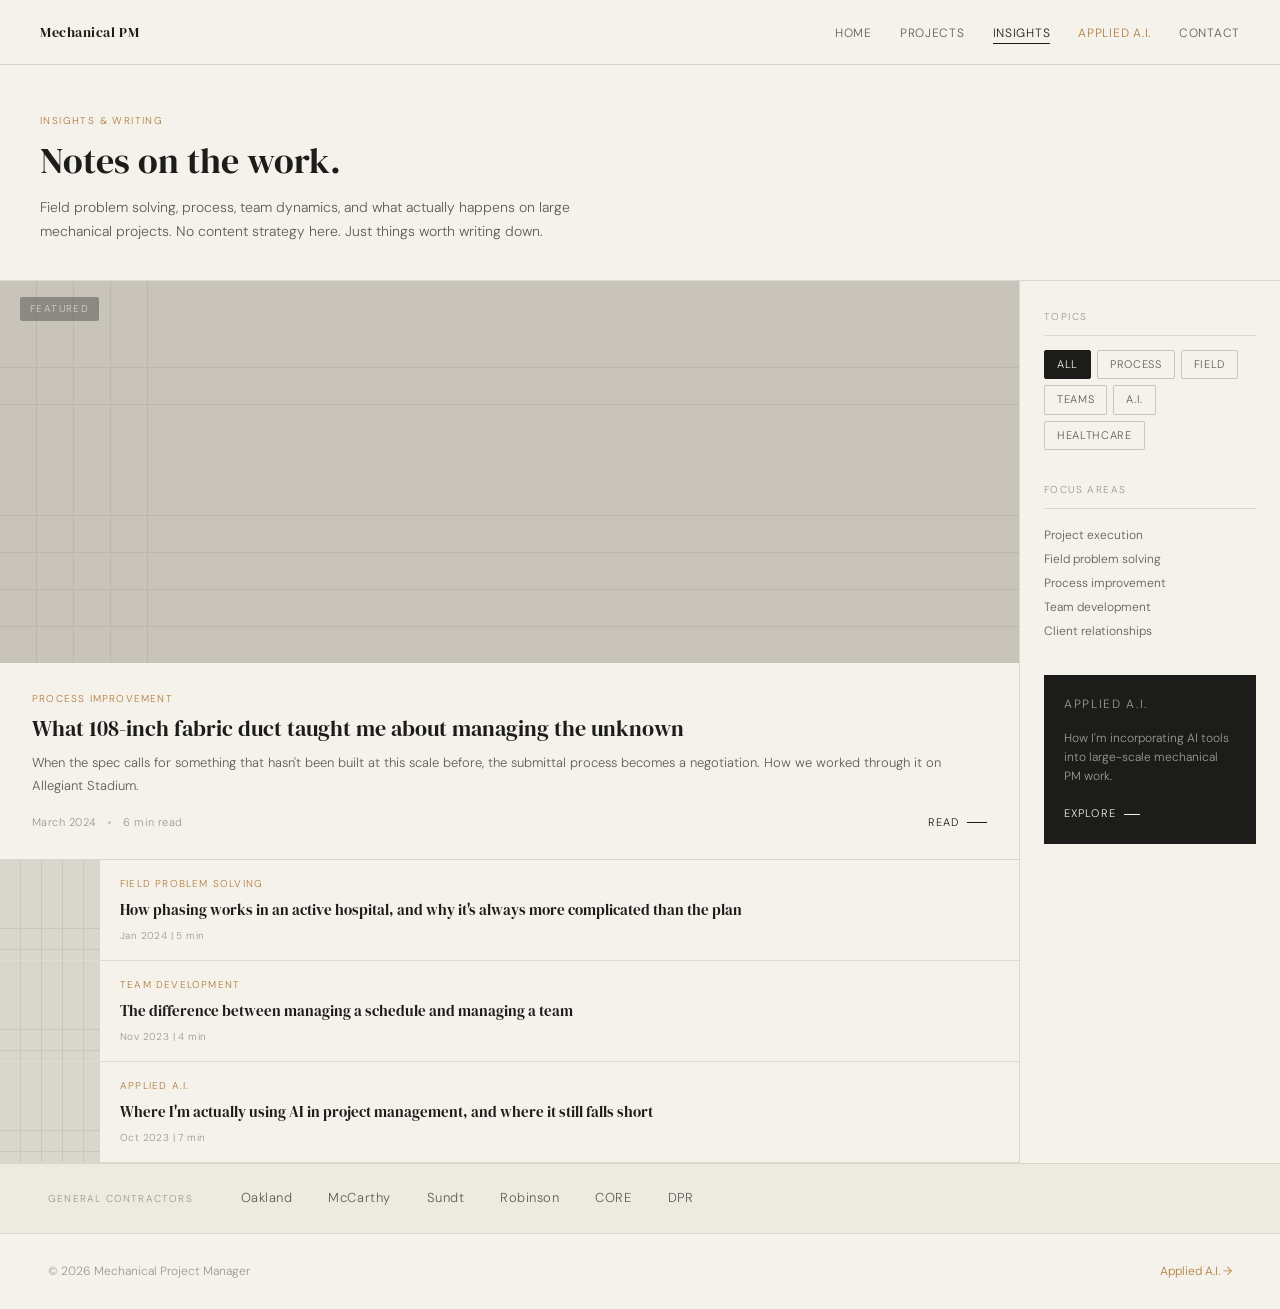
<file: insights.html>
<!DOCTYPE html>
<html lang="en">
<head>
  <meta charset="UTF-8">
  <meta name="viewport" content="width=device-width, initial-scale=1.0">
  <title>Insights — Mechanical PM</title>
  <style>
@import url('https://fonts.googleapis.com/css2?family=DM+Serif+Display:ital@0;1&family=DM+Sans:wght@300;400;500&display=swap');
*, *::before, *::after { box-sizing: border-box; margin: 0; padding: 0; }

.mp-wrap {
  font-family: 'DM Sans', sans-serif;
  font-weight: 300;
  background: #F5F2EC;
  color: #1C1C1A;
  font-size: 15px;
  line-height: 1.6;
}

.mp-nav {
  display: flex;
  align-items: center;
  justify-content: space-between;
  padding: 20px 40px;
  border-bottom: 0.5px solid rgba(28,28,26,0.15);
}

.mp-logo {
  font-family: 'DM Serif Display', serif;
  font-size: 14px;
  letter-spacing: 0.04em;
  color: #1C1C1A;
}

.mp-nav-links {
  display: flex;
  gap: 28px;
  list-style: none;
}

.mp-nav-links a {
  text-decoration: none;
  color: #5C5C58;
  font-size: 12px;
  letter-spacing: 0.06em;
  text-transform: uppercase;
}

.mp-nav-links a.active { color: #1C1C1A; border-bottom: 0.5px solid #1C1C1A; padding-bottom: 2px; }
.mp-nav-links a.accent { color: #B07C3A; }

.mp-kicker {
  font-size: 10px;
  letter-spacing: 0.14em;
  text-transform: uppercase;
  color: #B07C3A;
  margin-bottom: 12px;
}

.mp-page-header {
  padding: 48px 40px 36px;
  border-bottom: 0.5px solid rgba(28,28,26,0.12);
}

.mp-page-header h1 {
  font-family: 'DM Serif Display', serif;
  font-size: 36px;
  line-height: 1.1;
  color: #1C1C1A;
  font-weight: 400;
  margin-bottom: 14px;
}

.mp-page-header-desc {
  font-size: 14px;
  color: #5C5C58;
  line-height: 1.75;
  max-width: 540px;
}

.mp-insights-layout {
  display: grid;
  grid-template-columns: 1fr 260px;
  gap: 0;
}

.mp-insights-main {
  border-right: 0.5px solid rgba(28,28,26,0.12);
}

.mp-featured {
  border-bottom: 0.5px solid rgba(28,28,26,0.12);
}

.mp-featured-image {
  width: 100%;
  aspect-ratio: 16/6;
  background: #C8C4BA;
  position: relative;
  overflow: hidden;
}

.mp-feat-grid {
  position: absolute;
  inset: 0;
  opacity: 0.07;
  background-image:
    repeating-linear-gradient(0deg, transparent, transparent 18px, #1C1C1A 18px, #1C1C1A 18.5px),
    repeating-linear-gradient(90deg, transparent, transparent 18px, #1C1C1A 18px, #1C1C1A 18.5px);
}

.mp-featured-label {
  position: absolute;
  top: 16px; left: 20px;
  font-size: 10px;
  letter-spacing: 0.14em;
  text-transform: uppercase;
  color: rgba(245,242,236,0.7);
  background: rgba(28,28,26,0.35);
  padding: 4px 10px;
  border-radius: 2px;
}

.mp-featured-body {
  padding: 28px 32px;
}

.mp-article-tag {
  font-size: 10px;
  letter-spacing: 0.12em;
  text-transform: uppercase;
  color: #B07C3A;
  margin-bottom: 8px;
}

.mp-article-title {
  font-family: 'DM Serif Display', serif;
  font-size: 22px;
  color: #1C1C1A;
  font-weight: 400;
  line-height: 1.25;
  margin-bottom: 10px;
}

.mp-article-excerpt {
  font-size: 13px;
  color: #5C5C58;
  line-height: 1.75;
  margin-bottom: 16px;
}

.mp-article-meta {
  font-size: 11px;
  color: #9C9890;
  letter-spacing: 0.04em;
  display: flex;
  align-items: center;
  gap: 12px;
}

.mp-meta-dot {
  width: 3px; height: 3px;
  border-radius: 50%;
  background: #C8C4BA;
  flex-shrink: 0;
}

.mp-read-link {
  font-size: 11px;
  letter-spacing: 0.1em;
  text-transform: uppercase;
  color: #1C1C1A;
  text-decoration: none;
  display: inline-flex;
  align-items: center;
  gap: 8px;
}

.mp-read-link::after {
  content: '';
  display: block;
  width: 20px;
  height: 0.5px;
  background: #1C1C1A;
}

.mp-article-row {
  display: grid;
  grid-template-columns: 100px 1fr;
  gap: 0;
  border-bottom: 0.5px solid rgba(28,28,26,0.1);
}

.mp-article-row:hover { background: #EDEADF; }

.mp-article-thumb {
  aspect-ratio: 1;
  background: #D9D6CC;
  position: relative;
  overflow: hidden;
}

.mp-thumb-grid {
  position: absolute;
  inset: 0;
  opacity: 0.08;
  background-image:
    repeating-linear-gradient(0deg, transparent, transparent 10px, #1C1C1A 10px, #1C1C1A 10.5px),
    repeating-linear-gradient(90deg, transparent, transparent 10px, #1C1C1A 10px, #1C1C1A 10.5px);
}

.mp-article-row-body {
  padding: 16px 20px;
  display: flex;
  flex-direction: column;
  justify-content: space-between;
}

.mp-article-row-title {
  font-family: 'DM Serif Display', serif;
  font-size: 15px;
  color: #1C1C1A;
  font-weight: 400;
  line-height: 1.3;
  margin-bottom: 6px;
}

.mp-article-row-meta {
  font-size: 10px;
  color: #9C9890;
  letter-spacing: 0.04em;
}

.mp-sidebar-ins {
  padding: 28px 24px;
}

.mp-sidebar-section {
  margin-bottom: 32px;
}

.mp-sidebar-label {
  font-size: 10px;
  letter-spacing: 0.14em;
  text-transform: uppercase;
  color: #9C9890;
  margin-bottom: 14px;
  padding-bottom: 10px;
  border-bottom: 0.5px solid rgba(28,28,26,0.12);
}

.mp-topic-pills {
  display: flex;
  flex-wrap: wrap;
  gap: 6px;
}

.mp-topic-pill {
  font-size: 11px;
  letter-spacing: 0.06em;
  text-transform: uppercase;
  color: #5C5C58;
  border: 0.5px solid rgba(28,28,26,0.2);
  padding: 5px 12px;
  border-radius: 2px;
  cursor: pointer;
}

.mp-topic-pill:hover, .mp-topic-pill.active {
  background: #1C1C1A;
  color: #F5F2EC;
  border-color: #1C1C1A;
}

.mp-ai-promo {
  background: #1C1C1A;
  padding: 20px;
  margin-top: 24px;
}

.mp-ai-promo-label {
  font-size: 10px;
  letter-spacing: 0.14em;
  text-transform: uppercase;
  color: #B07C3A;
  margin-bottom: 8px;
}

.mp-ai-promo p {
  font-size: 12px;
  color: rgba(245,242,236,0.6);
  line-height: 1.6;
  margin-bottom: 14px;
}

.mp-ai-promo a {
  font-size: 11px;
  letter-spacing: 0.1em;
  text-transform: uppercase;
  color: #F5F2EC;
  text-decoration: none;
  display: inline-flex;
  align-items: center;
  gap: 8px;
}

.mp-ai-promo a::after {
  content: '';
  display: block;
  width: 16px;
  height: 0.5px;
  background: #F5F2EC;
}

.mp-gc-strip {
  padding: 24px 48px;
  background: #EDEADF;
  display: flex;
  align-items: center;
  gap: 48px;
  border-top: 0.5px solid rgba(28,28,26,0.1);
}

.mp-gc-label {
  font-size: 10px;
  letter-spacing: 0.12em;
  text-transform: uppercase;
  color: #9C9890;
  white-space: nowrap;
}

.mp-gc-names {
  display: flex;
  gap: 36px;
  flex-wrap: wrap;
}

.mp-gc-name {
  font-size: 13px;
  color: #5C5C58;
  letter-spacing: 0.04em;
}

.mp-footer {
  padding: 28px 48px;
  display: flex;
  justify-content: space-between;
  align-items: center;
  border-top: 0.5px solid rgba(28,28,26,0.12);
}

.mp-footer-copy {
  font-size: 12px;
  color: #9C9890;
}
  </style>
</head>
<body>

<div class="mp-wrap">

  <nav class="mp-nav">
    <a href="index.html" class="mp-logo" style="text-decoration: none; color: #1C1C1A;">Mechanical PM</a>
    <ul class="mp-nav-links">
      <li><a href="index.html">Home</a></li>
      <li><a href="projects.html">Projects</a></li>
      <li><a href="insights.html" class="active">Insights</a></li>
      <li><a href="applied-ai.html" class="accent">Applied A.I.</a></li>
      <li><a href="contact.html">Contact</a></li>
    </ul>
  </nav>

  <div class="mp-page-header">
    <p class="mp-kicker">Insights &amp; writing</p>
    <h1>Notes on the work.</h1>
    <p class="mp-page-header-desc">Field problem solving, process, team dynamics, and what actually happens on large mechanical projects. No content strategy here. Just things worth writing down.</p>
  </div>

  <div class="mp-insights-layout">
    <div class="mp-insights-main">

      <div class="mp-featured">
        <div class="mp-featured-image">
          <div class="mp-feat-grid"></div>
          <span class="mp-featured-label">Featured</span>
        </div>
        <div class="mp-featured-body">
          <p class="mp-article-tag">Process improvement</p>
          <p class="mp-article-title">What 108-inch fabric duct taught me about managing the unknown</p>
          <p class="mp-article-excerpt">When the spec calls for something that hasn't been built at this scale before, the submittal process becomes a negotiation. How we worked through it on Allegiant Stadium.</p>
          <div style="display:flex; align-items:center; justify-content:space-between;">
            <p class="mp-article-meta">
              March 2024
              <span class="mp-meta-dot"></span>
              6 min read
            </p>
            <a href="#" class="mp-read-link">Read</a>
          </div>
        </div>
      </div>

      <div class="mp-article-list">

        <div class="mp-article-row">
          <div class="mp-article-thumb"><div class="mp-thumb-grid"></div></div>
          <div class="mp-article-row-body">
            <div>
              <p class="mp-article-tag" style="font-size:10px;">Field problem solving</p>
              <p class="mp-article-row-title">How phasing works in an active hospital, and why it's always more complicated than the plan</p>
            </div>
            <p class="mp-article-row-meta">Jan 2024 | 5 min</p>
          </div>
        </div>

        <div class="mp-article-row">
          <div class="mp-article-thumb"><div class="mp-thumb-grid"></div></div>
          <div class="mp-article-row-body">
            <div>
              <p class="mp-article-tag" style="font-size:10px;">Team development</p>
              <p class="mp-article-row-title">The difference between managing a schedule and managing a team</p>
            </div>
            <p class="mp-article-row-meta">Nov 2023 | 4 min</p>
          </div>
        </div>

        <div class="mp-article-row">
          <div class="mp-article-thumb"><div class="mp-thumb-grid"></div></div>
          <div class="mp-article-row-body">
            <div>
              <p class="mp-article-tag" style="font-size:10px;">Applied A.I.</p>
              <p class="mp-article-row-title">Where I'm actually using AI in project management, and where it still falls short</p>
            </div>
            <p class="mp-article-row-meta">Oct 2023 | 7 min</p>
          </div>
        </div>

      </div>

    </div>

    <div class="mp-sidebar-ins">

      <div class="mp-sidebar-section">
        <p class="mp-sidebar-label">Topics</p>
        <div class="mp-topic-pills">
          <span class="mp-topic-pill active">All</span>
          <span class="mp-topic-pill">Process</span>
          <span class="mp-topic-pill">Field</span>
          <span class="mp-topic-pill">Teams</span>
          <span class="mp-topic-pill">A.I.</span>
          <span class="mp-topic-pill">Healthcare</span>
        </div>
      </div>

      <div class="mp-sidebar-section">
        <p class="mp-sidebar-label">Focus areas</p>
        <div style="font-size:12px; color:#5C5C58; line-height:2;">
          Project execution<br>
          Field problem solving<br>
          Process improvement<br>
          Team development<br>
          Client relationships
        </div>
      </div>

      <div class="mp-ai-promo">
        <p class="mp-ai-promo-label">Applied A.I.</p>
        <p>How I'm incorporating AI tools into large-scale mechanical PM work.</p>
        <a href="applied-ai.html">Explore</a>
      </div>

    </div>
  </div>

  <div class="mp-gc-strip">
    <span class="mp-gc-label">General contractors</span>
    <div class="mp-gc-names">
      <span class="mp-gc-name">Oakland</span>
      <span class="mp-gc-name">McCarthy</span>
      <span class="mp-gc-name">Sundt</span>
      <span class="mp-gc-name">Robinson</span>
      <span class="mp-gc-name">CORE</span>
      <span class="mp-gc-name">DPR</span>
    </div>
  </div>

  <footer class="mp-footer">
    <span class="mp-footer-copy">© 2026 Mechanical Project Manager</span>
    <span class="mp-footer-copy" style="color:#B07C3A;">Applied A.I. &rarr;</span>
  </footer>

</div>

<script>
document.querySelectorAll('.mp-topic-pill').forEach(pill => {
  pill.addEventListener('click', function() {
    const parent = this.closest('.mp-topic-pills') || this.parentElement;
    parent.querySelectorAll('.mp-topic-pill').forEach(p => p.classList.remove('active'));
    this.classList.add('active');
  });
});
</script>

</body>
</html>
</file>
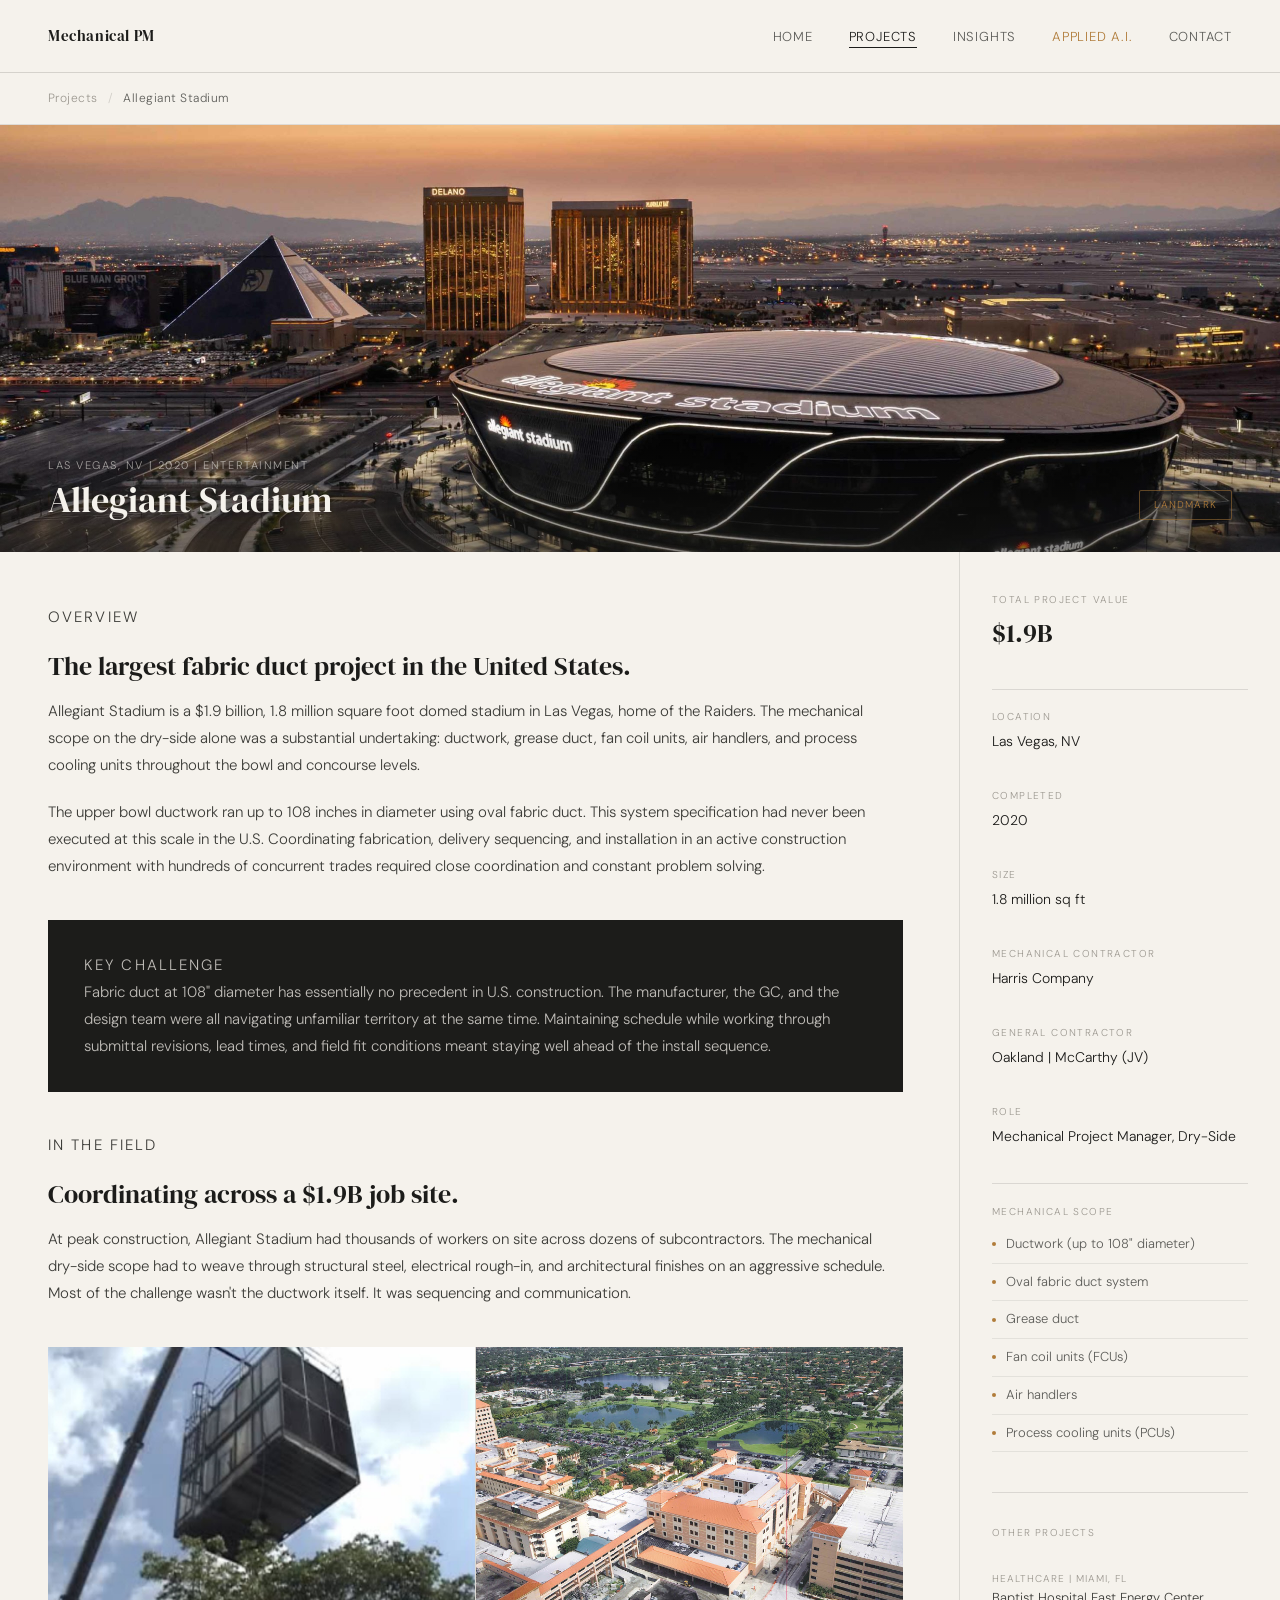
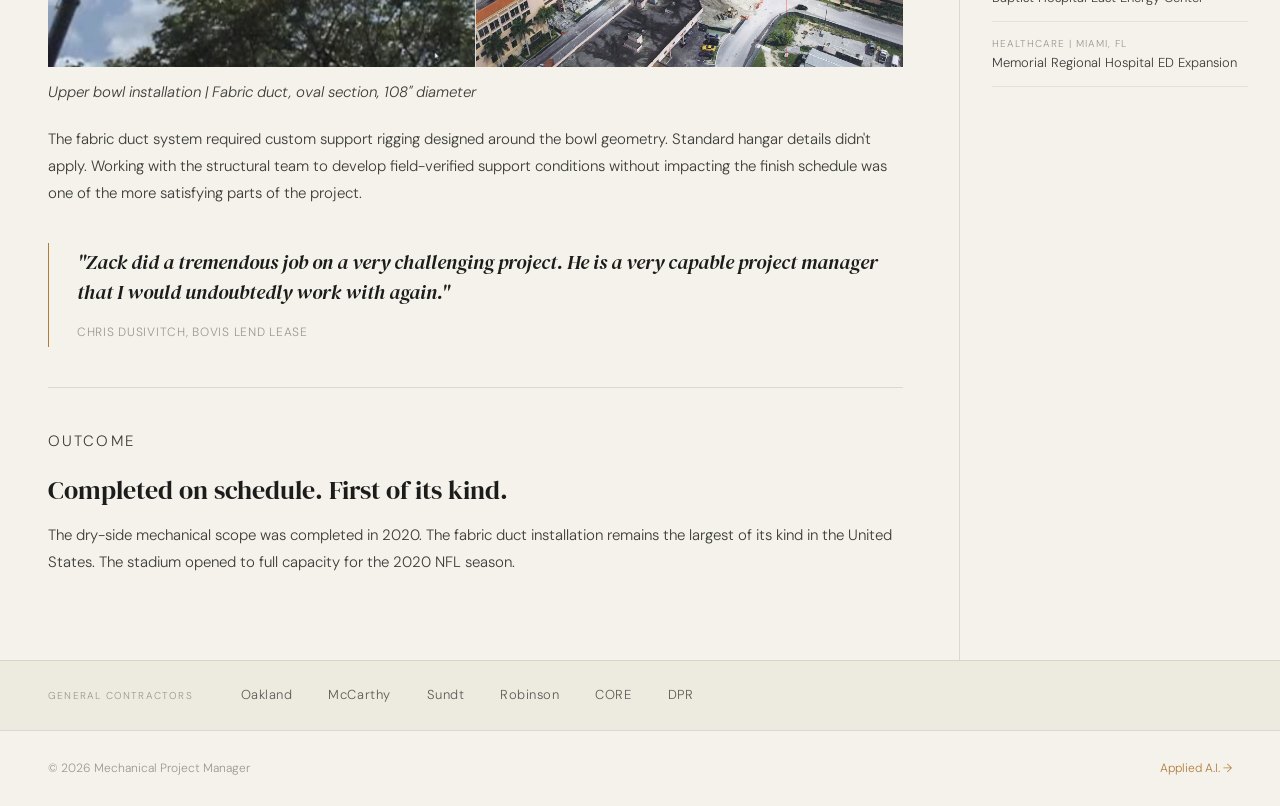
<file: project-detail.html>
<!DOCTYPE html>
<html lang="en">
<head>
  <meta charset="UTF-8">
  <meta name="viewport" content="width=device-width, initial-scale=1.0">
  <title>Allegiant Stadium — Mechanical PM</title>
  <style>
@import url('https://fonts.googleapis.com/css2?family=DM+Serif+Display:ital@0;1&family=DM+Sans:wght@300;400;500&display=swap');

*, *::before, *::after { box-sizing: border-box; margin: 0; padding: 0; }

.mp-wrap {
  font-family: 'DM Sans', sans-serif;
  font-weight: 300;
  background: #F5F2EC;
  color: #1C1C1A;
  font-size: 15px;
  line-height: 1.6;
}

.mp-nav {
  display: flex;
  align-items: center;
  justify-content: space-between;
  padding: 24px 48px;
  border-bottom: 0.5px solid rgba(28,28,26,0.15);
}

.mp-logo {
  font-family: 'DM Serif Display', serif;
  font-size: 15px;
  letter-spacing: 0.04em;
  color: #1C1C1A;
}

.mp-nav-links {
  display: flex;
  gap: 36px;
  list-style: none;
}

.mp-nav-links a {
  text-decoration: none;
  color: #5C5C58;
  font-size: 13px;
  letter-spacing: 0.06em;
  text-transform: uppercase;
}

.mp-nav-links a.active { color: #1C1C1A; border-bottom: 0.5px solid #1C1C1A; padding-bottom: 2px; }
.mp-nav-links a.accent { color: #B07C3A; }

.mp-breadcrumb {
  padding: 16px 48px;
  border-bottom: 0.5px solid rgba(28,28,26,0.1);
  display: flex;
  align-items: center;
  gap: 10px;
  font-size: 12px;
  color: #9C9890;
  letter-spacing: 0.04em;
}

.mp-breadcrumb a { text-decoration: none; color: #9C9890; }
.mp-breadcrumb a:hover { color: #1C1C1A; }
.mp-breadcrumb-sep { opacity: 0.4; }
.mp-breadcrumb-current { color: #5C5C58; }

.mp-hero-image {
  width: 100%;
  aspect-ratio: 21/7;
  background: #C8C4BA;
  position: relative;
  overflow: hidden;
}

.mp-hero-grid {
  position: absolute;
  inset: 0;
  opacity: 0.07;
  background-image:
    repeating-linear-gradient(0deg, transparent, transparent 24px, #1C1C1A 24px, #1C1C1A 24.5px),
    repeating-linear-gradient(90deg, transparent, transparent 24px, #1C1C1A 24px, #1C1C1A 24.5px);
}

.mp-hero-overlay {
  position: absolute;
  bottom: 0; left: 0; right: 0;
  padding: 32px 48px;
  background: linear-gradient(to top, rgba(28,28,26,0.55) 0%, transparent 100%);
  display: flex;
  align-items: flex-end;
  justify-content: space-between;
}

.mp-hero-label {
  font-size: 11px;
  letter-spacing: 0.14em;
  text-transform: uppercase;
  color: rgba(245,242,236,0.6);
  margin-bottom: 6px;
}

.mp-hero-title {
  font-family: 'DM Serif Display', serif;
  font-size: 36px;
  color: #F5F2EC;
  font-weight: 400;
  line-height: 1.1;
}

.mp-hero-tag {
  font-size: 10px;
  letter-spacing: 0.12em;
  text-transform: uppercase;
  color: #B07C3A;
  border: 0.5px solid rgba(176,124,58,0.5);
  padding: 6px 14px;
  border-radius: 2px;
  align-self: flex-end;
  background: rgba(28,28,26,0.3);
}

.mp-content {
  display: grid;
  grid-template-columns: 1fr 320px;
  gap: 0;
  align-items: start;
}

.mp-main {
  padding: 52px 56px 64px 48px;
  border-right: 0.5px solid rgba(28,28,26,0.12);
}

.mp-section-label {
  font-size: 11px;
  letter-spacing: 0.14em;
  text-transform: uppercase;
  color: #B07C3A;
  margin-bottom: 14px;
}

.mp-main h2 {
  font-family: 'DM Serif Display', serif;
  font-size: 26px;
  color: #1C1C1A;
  font-weight: 400;
  margin-bottom: 16px;
  line-height: 1.2;
}

.mp-main p {
  font-size: 15px;
  color: #3C3C38;
  line-height: 1.8;
  margin-bottom: 20px;
}

.mp-divider-thin {
  height: 0.5px;
  background: rgba(28,28,26,0.12);
  margin: 40px 0;
}

.mp-challenge-block {
  background: #1C1C1A;
  padding: 32px 36px;
  margin: 40px 0;
}

.mp-challenge-label {
  font-size: 11px;
  letter-spacing: 0.14em;
  text-transform: uppercase;
  color: #B07C3A;
  margin-bottom: 12px;
}

.mp-challenge-block p {
  font-size: 15px;
  color: rgba(245,242,236,0.75);
  line-height: 1.8;
  margin: 0;
}

.mp-photo-grid-2col {
  display: grid;
  grid-template-columns: 1fr 1fr;
  gap: 1px;
  background: rgba(28,28,26,0.12);
  margin: 40px 0;
}

.mp-photo-thumb {
  aspect-ratio: 4/3;
  background: #D9D6CC;
  position: relative;
  overflow: hidden;
}

.mp-photo-thumb-grid {
  position: absolute;
  inset: 0;
  opacity: 0.07;
  background-image:
    repeating-linear-gradient(0deg, transparent, transparent 14px, #1C1C1A 14px, #1C1C1A 14.5px),
    repeating-linear-gradient(90deg, transparent, transparent 14px, #1C1C1A 14px, #1C1C1A 14.5px);
}

.mp-photo-caption {
  font-size: 11px;
  color: #9C9890;
  margin-top: -28px;
  margin-bottom: 32px;
  font-style: italic;
}

.mp-pull-quote {
  border-left: 1.5px solid #B07C3A;
  padding: 4px 0 4px 28px;
  margin: 36px 0;
}

.mp-pull-quote p {
  font-family: 'DM Serif Display', serif;
  font-size: 20px;
  color: #1C1C1A;
  font-style: italic;
  line-height: 1.5;
  margin-bottom: 12px;
}

.mp-pull-quote cite {
  font-size: 12px;
  color: #9C9890;
  letter-spacing: 0.06em;
  font-style: normal;
  text-transform: uppercase;
}

.mp-sidebar {
  padding: 40px 32px;
  position: sticky;
  top: 0;
}

.mp-spec-block {
  margin-bottom: 36px;
}

.mp-spec-label {
  font-size: 10px;
  letter-spacing: 0.14em;
  text-transform: uppercase;
  color: #9C9890;
  margin-bottom: 6px;
}

.mp-spec-value {
  font-size: 14px;
  color: #1C1C1A;
  line-height: 1.5;
}

.mp-spec-value.large {
  font-family: 'DM Serif Display', serif;
  font-size: 26px;
  font-weight: 400;
  color: #1C1C1A;
}

.mp-spec-divider {
  height: 0.5px;
  background: rgba(28,28,26,0.12);
  margin: 20px 0;
}

.mp-scope-list {
  list-style: none;
}

.mp-scope-list li {
  font-size: 13px;
  color: #5C5C58;
  padding: 8px 0;
  border-bottom: 0.5px solid rgba(28,28,26,0.08);
  display: flex;
  align-items: center;
  gap: 10px;
}

.mp-scope-dot {
  width: 4px;
  height: 4px;
  border-radius: 50%;
  background: #B07C3A;
  flex-shrink: 0;
}

.mp-nav-projects {
  margin-top: 40px;
  padding-top: 32px;
  border-top: 0.5px solid rgba(28,28,26,0.12);
}

.mp-nav-proj-label {
  font-size: 10px;
  letter-spacing: 0.12em;
  text-transform: uppercase;
  color: #9C9890;
  margin-bottom: 16px;
}

.mp-nav-proj-item {
  padding: 14px 0;
  border-bottom: 0.5px solid rgba(28,28,26,0.08);
  cursor: default;
}

.mp-nav-proj-item:hover .mp-nav-proj-name { color: #B07C3A; }

.mp-nav-proj-sector {
  font-size: 10px;
  letter-spacing: 0.1em;
  text-transform: uppercase;
  color: #9C9890;
  margin-bottom: 3px;
}

.mp-nav-proj-name {
  font-size: 13px;
  color: #3C3C38;
  transition: color 0.15s;
  line-height: 1.3;
}

.mp-gc-strip {
  padding: 24px 48px;
  background: #EDEADF;
  display: flex;
  align-items: center;
  gap: 48px;
  border-top: 0.5px solid rgba(28,28,26,0.1);
}

.mp-gc-label {
  font-size: 10px;
  letter-spacing: 0.12em;
  text-transform: uppercase;
  color: #9C9890;
  white-space: nowrap;
}

.mp-gc-names {
  display: flex;
  gap: 36px;
  flex-wrap: wrap;
}

.mp-gc-name {
  font-size: 13px;
  color: #5C5C58;
  letter-spacing: 0.04em;
}

.mp-footer {
  padding: 28px 48px;
  display: flex;
  justify-content: space-between;
  align-items: center;
  border-top: 0.5px solid rgba(28,28,26,0.12);
}

.mp-footer-copy {
  font-size: 12px;
  color: #9C9890;
}
  </style>
</head>
<body>

<div class="mp-wrap">

  <nav class="mp-nav">
    <a href="index.html" class="mp-logo" style="text-decoration: none; color: #1C1C1A;">Mechanical PM</a>
    <ul class="mp-nav-links">
      <li><a href="index.html">Home</a></li>
      <li><a href="projects.html" class="active">Projects</a></li>
      <li><a href="insights.html">Insights</a></li>
      <li><a href="applied-ai.html" class="accent">Applied A.I.</a></li>
      <li><a href="contact.html">Contact</a></li>
    </ul>
  </nav>

  <div class="mp-breadcrumb">
    <a href="projects.html">Projects</a>
    <span class="mp-breadcrumb-sep">/</span>
    <span class="mp-breadcrumb-current">Allegiant Stadium</span>
  </div>

  <div class="mp-hero-image">
    <img src="images/raiders-stadium.jpg" alt="Allegiant Stadium" style="width: 100%; height: 100%; object-fit: cover;">
    <div class="mp-hero-overlay">
      <div>
        <p class="mp-hero-label">Las Vegas, NV | 2020 | Entertainment</p>
        <p class="mp-hero-title">Allegiant Stadium</p>
      </div>
      <span class="mp-hero-tag">Landmark</span>
    </div>
  </div>

  <div class="mp-content">

    <div class="mp-main">

      <p class="mp-section-label">Overview</p>
      <h2>The largest fabric duct project in the United States.</h2>
      <p>
        Allegiant Stadium is a $1.9 billion, 1.8 million square foot domed stadium in Las Vegas, home of the Raiders. The mechanical scope on the dry-side alone was a substantial undertaking: ductwork, grease duct, fan coil units, air handlers, and process cooling units throughout the bowl and concourse levels.
      </p>
      <p>
        The upper bowl ductwork ran up to 108 inches in diameter using oval fabric duct. This system specification had never been executed at this scale in the U.S. Coordinating fabrication, delivery sequencing, and installation in an active construction environment with hundreds of concurrent trades required close coordination and constant problem solving.
      </p>

      <div class="mp-challenge-block">
        <p class="mp-challenge-label">Key challenge</p>
        <p>
          Fabric duct at 108" diameter has essentially no precedent in U.S. construction. The manufacturer, the GC, and the design team were all navigating unfamiliar territory at the same time. Maintaining schedule while working through submittal revisions, lead times, and field fit conditions meant staying well ahead of the install sequence.
        </p>
      </div>

      <p class="mp-section-label">In the field</p>
      <h2>Coordinating across a $1.9B job site.</h2>
      <p>
        At peak construction, Allegiant Stadium had thousands of workers on site across dozens of subcontractors. The mechanical dry-side scope had to weave through structural steel, electrical rough-in, and architectural finishes on an aggressive schedule. Most of the challenge wasn't the ductwork itself. It was sequencing and communication.
      </p>

      <div class="mp-photo-grid-2col">
        <div class="mp-photo-thumb">
          <img src="images/baptist-energy-center.jpg" alt="Upper bowl installation" style="width: 100%; height: 100%; object-fit: cover;">
        </div>
        <div class="mp-photo-thumb">
          <img src="images/baptist-hospital-tower.jpg" alt="Fabric duct installation" style="width: 100%; height: 100%; object-fit: cover;">
        </div>
      </div>
      <p class="mp-photo-caption">Upper bowl installation | Fabric duct, oval section, 108" diameter</p>

      <p>
        The fabric duct system required custom support rigging designed around the bowl geometry. Standard hangar details didn't apply. Working with the structural team to develop field-verified support conditions without impacting the finish schedule was one of the more satisfying parts of the project.
      </p>

      <div class="mp-pull-quote">
        <p>"Zack did a tremendous job on a very challenging project. He is a very capable project manager that I would undoubtedly work with again."</p>
        <cite>Chris Dusivitch, Bovis Lend Lease</cite>
      </div>

      <div class="mp-divider-thin"></div>

      <p class="mp-section-label">Outcome</p>
      <h2>Completed on schedule. First of its kind.</h2>
      <p>
        The dry-side mechanical scope was completed in 2020. The fabric duct installation remains the largest of its kind in the United States. The stadium opened to full capacity for the 2020 NFL season.
      </p>

    </div>

    <div class="mp-sidebar">

      <div class="mp-spec-block">
        <p class="mp-spec-label">Total project value</p>
        <p class="mp-spec-value large">$1.9B</p>
      </div>

      <div class="mp-spec-divider"></div>

      <div class="mp-spec-block">
        <p class="mp-spec-label">Location</p>
        <p class="mp-spec-value">Las Vegas, NV</p>
      </div>

      <div class="mp-spec-block">
        <p class="mp-spec-label">Completed</p>
        <p class="mp-spec-value">2020</p>
      </div>

      <div class="mp-spec-block">
        <p class="mp-spec-label">Size</p>
        <p class="mp-spec-value">1.8 million sq ft</p>
      </div>

      <div class="mp-spec-block">
        <p class="mp-spec-label">Mechanical contractor</p>
        <p class="mp-spec-value">Harris Company</p>
      </div>

      <div class="mp-spec-block">
        <p class="mp-spec-label">General contractor</p>
        <p class="mp-spec-value">Oakland | McCarthy (JV)</p>
      </div>

      <div class="mp-spec-block">
        <p class="mp-spec-label">Role</p>
        <p class="mp-spec-value">Mechanical Project Manager, Dry-Side</p>
      </div>

      <div class="mp-spec-divider"></div>

      <p class="mp-spec-label">Mechanical scope</p>
      <ul class="mp-scope-list">
        <li><span class="mp-scope-dot"></span>Ductwork (up to 108" diameter)</li>
        <li><span class="mp-scope-dot"></span>Oval fabric duct system</li>
        <li><span class="mp-scope-dot"></span>Grease duct</li>
        <li><span class="mp-scope-dot"></span>Fan coil units (FCUs)</li>
        <li><span class="mp-scope-dot"></span>Air handlers</li>
        <li><span class="mp-scope-dot"></span>Process cooling units (PCUs)</li>
      </ul>

      <div class="mp-nav-projects">
        <p class="mp-nav-proj-label">Other projects</p>
        <div class="mp-nav-proj-item">
          <p class="mp-nav-proj-sector">Healthcare | Miami, FL</p>
          <p class="mp-nav-proj-name">Baptist Hospital East Energy Center</p>
        </div>
        <div class="mp-nav-proj-item">
          <p class="mp-nav-proj-sector">Healthcare | Miami, FL</p>
          <p class="mp-nav-proj-name">Memorial Regional Hospital ED Expansion</p>
        </div>
      </div>

    </div>

  </div>

  <div class="mp-gc-strip">
    <span class="mp-gc-label">General contractors</span>
    <div class="mp-gc-names">
      <span class="mp-gc-name">Oakland</span>
      <span class="mp-gc-name">McCarthy</span>
      <span class="mp-gc-name">Sundt</span>
      <span class="mp-gc-name">Robinson</span>
      <span class="mp-gc-name">CORE</span>
      <span class="mp-gc-name">DPR</span>
    </div>
  </div>

  <footer class="mp-footer">
    <span class="mp-footer-copy">© 2026 Mechanical Project Manager</span>
    <span class="mp-footer-copy" style="color:#B07C3A;">Applied A.I. &rarr;</span>
  </footer>

</div>

</body>
</html>
</file>
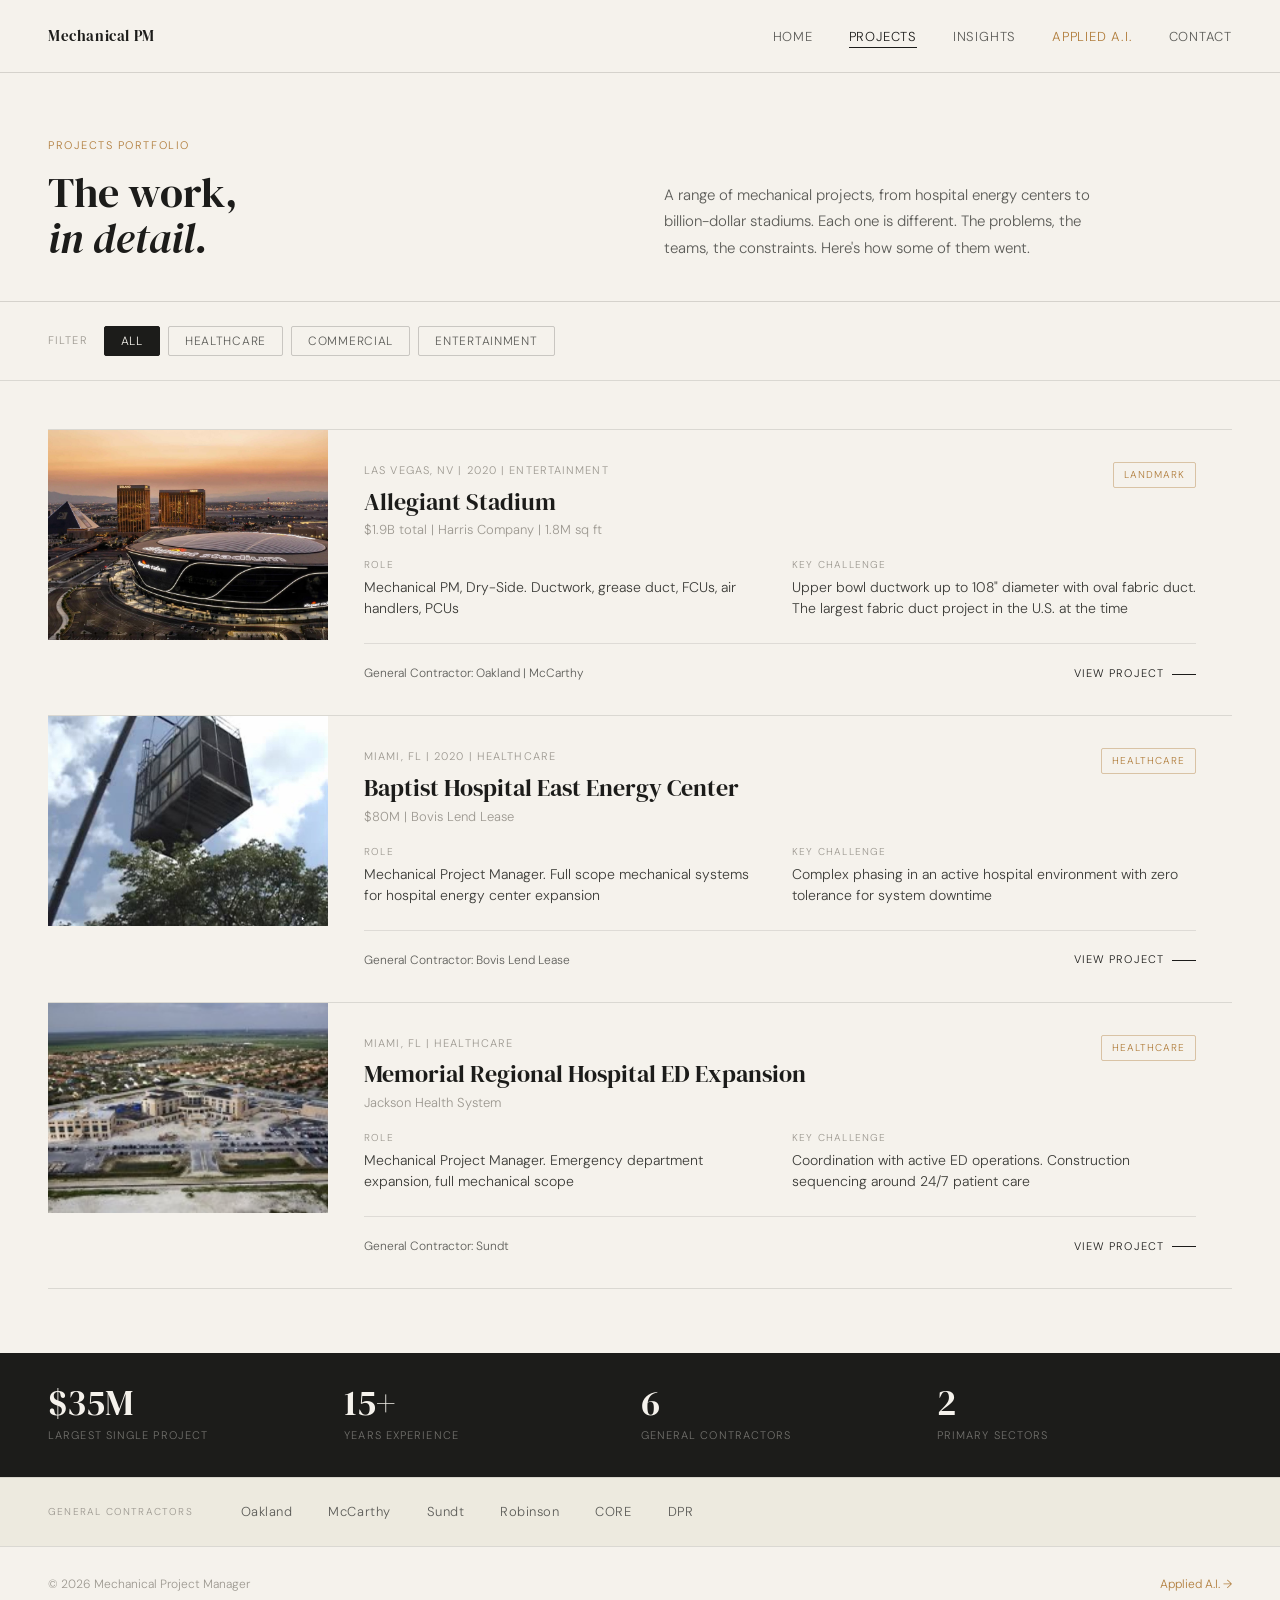
<file: projects.html>
<!DOCTYPE html>
<html lang="en">
<head>
  <meta charset="UTF-8">
  <meta name="viewport" content="width=device-width, initial-scale=1.0">
  <title>Projects — Mechanical PM</title>
  <style>
@import url('https://fonts.googleapis.com/css2?family=DM+Serif+Display:ital@0;1&family=DM+Sans:wght@300;400;500&display=swap');

*, *::before, *::after { box-sizing: border-box; margin: 0; padding: 0; }

.mp-wrap {
  font-family: 'DM Sans', sans-serif;
  font-weight: 300;
  background: #F5F2EC;
  color: #1C1C1A;
  font-size: 15px;
  line-height: 1.6;
}

.mp-nav {
  display: flex;
  align-items: center;
  justify-content: space-between;
  padding: 24px 48px;
  border-bottom: 0.5px solid rgba(28,28,26,0.15);
}

.mp-logo {
  font-family: 'DM Serif Display', serif;
  font-size: 15px;
  letter-spacing: 0.04em;
  color: #1C1C1A;
}

.mp-nav-links {
  display: flex;
  gap: 36px;
  list-style: none;
}

.mp-nav-links a {
  text-decoration: none;
  color: #5C5C58;
  font-size: 13px;
  letter-spacing: 0.06em;
  text-transform: uppercase;
}

.mp-nav-links a.active { color: #1C1C1A; border-bottom: 0.5px solid #1C1C1A; padding-bottom: 2px; }
.mp-nav-links a.accent { color: #B07C3A; }

.mp-page-header {
  padding: 64px 48px 40px;
  display: grid;
  grid-template-columns: 1fr 1fr;
  gap: 48px;
  align-items: end;
  border-bottom: 0.5px solid rgba(28,28,26,0.15);
}

.mp-kicker {
  font-size: 11px;
  letter-spacing: 0.14em;
  text-transform: uppercase;
  color: #B07C3A;
  margin-bottom: 14px;
}

.mp-page-header h1 {
  font-family: 'DM Serif Display', serif;
  font-size: 42px;
  line-height: 1.1;
  color: #1C1C1A;
  font-weight: 400;
}

.mp-page-header-desc {
  font-size: 15px;
  color: #5C5C58;
  line-height: 1.75;
  max-width: 440px;
  align-self: end;
}

.mp-filters {
  padding: 24px 48px;
  display: flex;
  align-items: center;
  gap: 8px;
  border-bottom: 0.5px solid rgba(28,28,26,0.12);
}

.mp-filter-label {
  font-size: 11px;
  letter-spacing: 0.1em;
  text-transform: uppercase;
  color: #9C9890;
  margin-right: 8px;
}

.mp-filter-btn {
  background: none;
  border: 0.5px solid rgba(28,28,26,0.2);
  padding: 6px 16px;
  font-family: 'DM Sans', sans-serif;
  font-size: 12px;
  font-weight: 300;
  color: #5C5C58;
  cursor: pointer;
  letter-spacing: 0.06em;
  text-transform: uppercase;
  border-radius: 2px;
  transition: all 0.15s;
}

.mp-filter-btn:hover { background: #EDEADF; color: #1C1C1A; }
.mp-filter-btn.active { background: #1C1C1A; color: #F5F2EC; border-color: #1C1C1A; }

.mp-projects-section {
  padding: 48px 48px 64px;
}

.mp-project-row {
  display: grid;
  grid-template-columns: 280px 1fr;
  gap: 0;
  border-top: 0.5px solid rgba(28,28,26,0.12);
  cursor: default;
  transition: background 0.15s;
}

.mp-project-row:last-child { border-bottom: 0.5px solid rgba(28,28,26,0.12); }
.mp-project-row:hover { background: #EDEADF; }

.mp-project-row:hover .mp-project-row-photo { background: #CBC8BE; }

.mp-project-row-photo {
  aspect-ratio: 4/3;
  background: #D9D6CC;
  position: relative;
  overflow: hidden;
  transition: background 0.15s;
}

.mp-photo-grid {
  position: absolute;
  inset: 0;
  opacity: 0.08;
  background-image:
    repeating-linear-gradient(0deg, transparent, transparent 15px, #1C1C1A 15px, #1C1C1A 15.5px),
    repeating-linear-gradient(90deg, transparent, transparent 15px, #1C1C1A 15px, #1C1C1A 15.5px);
}

.mp-project-row-content {
  padding: 32px 36px;
  display: flex;
  flex-direction: column;
  justify-content: space-between;
}

.mp-project-row-top {
  display: flex;
  justify-content: space-between;
  align-items: start;
  margin-bottom: 16px;
}

.mp-project-row-meta {
  font-size: 11px;
  letter-spacing: 0.1em;
  text-transform: uppercase;
  color: #9C9890;
  margin-bottom: 8px;
}

.mp-project-row-name {
  font-family: 'DM Serif Display', serif;
  font-size: 24px;
  color: #1C1C1A;
  font-weight: 400;
  line-height: 1.2;
  margin-bottom: 4px;
}

.mp-project-row-scope {
  font-size: 13px;
  color: #9C9890;
}

.mp-project-row-tag {
  font-size: 10px;
  letter-spacing: 0.1em;
  text-transform: uppercase;
  color: #B07C3A;
  border: 0.5px solid rgba(176,124,58,0.4);
  padding: 4px 10px;
  border-radius: 2px;
  white-space: nowrap;
}

.mp-project-row-body {
  display: grid;
  grid-template-columns: 1fr 1fr;
  gap: 24px;
  margin-top: 8px;
}

.mp-detail-label {
  font-size: 10px;
  letter-spacing: 0.12em;
  text-transform: uppercase;
  color: #9C9890;
  margin-bottom: 4px;
}

.mp-detail-value {
  font-size: 14px;
  color: #3C3C38;
  line-height: 1.5;
}

.mp-project-row-footer {
  display: flex;
  justify-content: space-between;
  align-items: center;
  margin-top: 24px;
  padding-top: 20px;
  border-top: 0.5px solid rgba(28,28,26,0.1);
}

.mp-role-tag {
  font-size: 12px;
  color: #5C5C58;
}

.mp-view-link {
  font-size: 11px;
  letter-spacing: 0.1em;
  text-transform: uppercase;
  color: #1C1C1A;
  text-decoration: none;
  display: inline-flex;
  align-items: center;
  gap: 8px;
}

.mp-view-link::after {
  content: '';
  display: block;
  width: 24px;
  height: 0.5px;
  background: #1C1C1A;
}

.mp-stats-bar {
  background: #1C1C1A;
  padding: 32px 48px;
  display: grid;
  grid-template-columns: repeat(4, 1fr);
  gap: 1px;
}

.mp-stat {
  padding: 0 32px 0 0;
}

.mp-stat-num {
  font-family: 'DM Serif Display', serif;
  font-size: 36px;
  color: #F5F2EC;
  font-weight: 400;
  line-height: 1;
  margin-bottom: 6px;
}

.mp-stat-label {
  font-size: 11px;
  letter-spacing: 0.1em;
  text-transform: uppercase;
  color: rgba(245,242,236,0.4);
}

.mp-gc-strip {
  padding: 24px 48px;
  background: #EDEADF;
  display: flex;
  align-items: center;
  gap: 48px;
  border-top: 0.5px solid rgba(28,28,26,0.1);
}

.mp-gc-label {
  font-size: 10px;
  letter-spacing: 0.12em;
  text-transform: uppercase;
  color: #9C9890;
  white-space: nowrap;
}

.mp-gc-names {
  display: flex;
  gap: 36px;
  flex-wrap: wrap;
}

.mp-gc-name {
  font-size: 13px;
  color: #5C5C58;
  letter-spacing: 0.04em;
}

.mp-footer {
  padding: 28px 48px;
  display: flex;
  justify-content: space-between;
  align-items: center;
  border-top: 0.5px solid rgba(28,28,26,0.12);
}

.mp-footer-copy {
  font-size: 12px;
  color: #9C9890;
}
  </style>
</head>
<body>

<div class="mp-wrap">

  <nav class="mp-nav">
    <a href="index.html" class="mp-logo" style="text-decoration: none; color: #1C1C1A;">Mechanical PM</a>
    <ul class="mp-nav-links">
      <li><a href="index.html">Home</a></li>
      <li><a href="projects.html" class="active">Projects</a></li>
      <li><a href="insights.html">Insights</a></li>
      <li><a href="applied-ai.html" class="accent">Applied A.I.</a></li>
      <li><a href="contact.html">Contact</a></li>
    </ul>
  </nav>

  <div class="mp-page-header">
    <div>
      <p class="mp-kicker">Projects portfolio</p>
      <h1>The work,<br><em>in detail.</em></h1>
    </div>
    <p class="mp-page-header-desc">
      A range of mechanical projects, from hospital energy centers to billion-dollar stadiums. Each one is different. The problems, the teams, the constraints. Here's how some of them went.
    </p>
  </div>

  <div class="mp-filters">
    <span class="mp-filter-label">Filter</span>
    <button class="mp-filter-btn active">All</button>
    <button class="mp-filter-btn">Healthcare</button>
    <button class="mp-filter-btn">Commercial</button>
    <button class="mp-filter-btn">Entertainment</button>
  </div>

  <div class="mp-projects-section">

    <div class="mp-project-row">
      <div class="mp-project-row-photo">
        <img src="images/raiders-stadium.jpg" alt="Allegiant Stadium" style="width: 100%; height: 100%; object-fit: cover;">
      </div>
      <div class="mp-project-row-content">
        <div>
          <div class="mp-project-row-top">
            <div>
              <p class="mp-project-row-meta">Las Vegas, NV | 2020 | Entertainment</p>
              <p class="mp-project-row-name">Allegiant Stadium</p>
              <p class="mp-project-row-scope">$1.9B total | Harris Company | 1.8M sq ft</p>
            </div>
            <span class="mp-project-row-tag">Landmark</span>
          </div>
          <div class="mp-project-row-body">
            <div>
              <p class="mp-detail-label">Role</p>
              <p class="mp-detail-value">Mechanical PM, Dry-Side. Ductwork, grease duct, FCUs, air handlers, PCUs</p>
            </div>
            <div>
              <p class="mp-detail-label">Key challenge</p>
              <p class="mp-detail-value">Upper bowl ductwork up to 108" diameter with oval fabric duct. The largest fabric duct project in the U.S. at the time</p>
            </div>
          </div>
        </div>
        <div class="mp-project-row-footer">
          <span class="mp-role-tag">General Contractor: Oakland | McCarthy</span>
          <a href="project-detail.html" class="mp-view-link">View project</a>
        </div>
      </div>
    </div>

    <div class="mp-project-row">
      <div class="mp-project-row-photo">
        <img src="images/baptist-energy-center.jpg" alt="Baptist Hospital East Energy Center" style="width: 100%; height: 100%; object-fit: cover;">
      </div>
      <div class="mp-project-row-content">
        <div>
          <div class="mp-project-row-top">
            <div>
              <p class="mp-project-row-meta">Miami, FL | 2020 | Healthcare</p>
              <p class="mp-project-row-name">Baptist Hospital East Energy Center</p>
              <p class="mp-project-row-scope">$80M | Bovis Lend Lease</p>
            </div>
            <span class="mp-project-row-tag">Healthcare</span>
          </div>
          <div class="mp-project-row-body">
            <div>
              <p class="mp-detail-label">Role</p>
              <p class="mp-detail-value">Mechanical Project Manager. Full scope mechanical systems for hospital energy center expansion</p>
            </div>
            <div>
              <p class="mp-detail-label">Key challenge</p>
              <p class="mp-detail-value">Complex phasing in an active hospital environment with zero tolerance for system downtime</p>
            </div>
          </div>
        </div>
        <div class="mp-project-row-footer">
          <span class="mp-role-tag">General Contractor: Bovis Lend Lease</span>
          <a href="#" class="mp-view-link">View project</a>
        </div>
      </div>
    </div>

    <div class="mp-project-row">
      <div class="mp-project-row-photo">
        <img src="images/west-kendall-hospital.jpg" alt="Memorial Regional Hospital ED Expansion" style="width: 100%; height: 100%; object-fit: cover;">
      </div>
      <div class="mp-project-row-content">
        <div>
          <div class="mp-project-row-top">
            <div>
              <p class="mp-project-row-meta">Miami, FL | Healthcare</p>
              <p class="mp-project-row-name">Memorial Regional Hospital ED Expansion</p>
              <p class="mp-project-row-scope">Jackson Health System</p>
            </div>
            <span class="mp-project-row-tag">Healthcare</span>
          </div>
          <div class="mp-project-row-body">
            <div>
              <p class="mp-detail-label">Role</p>
              <p class="mp-detail-value">Mechanical Project Manager. Emergency department expansion, full mechanical scope</p>
            </div>
            <div>
              <p class="mp-detail-label">Key challenge</p>
              <p class="mp-detail-value">Coordination with active ED operations. Construction sequencing around 24/7 patient care</p>
            </div>
          </div>
        </div>
        <div class="mp-project-row-footer">
          <span class="mp-role-tag">General Contractor: Sundt</span>
          <a href="#" class="mp-view-link">View project</a>
        </div>
      </div>
    </div>

  </div>

  <div class="mp-stats-bar">
    <div class="mp-stat">
      <p class="mp-stat-num">$35M</p>
      <p class="mp-stat-label">Largest single project</p>
    </div>
    <div class="mp-stat">
      <p class="mp-stat-num">15+</p>
      <p class="mp-stat-label">Years experience</p>
    </div>
    <div class="mp-stat">
      <p class="mp-stat-num">6</p>
      <p class="mp-stat-label">General contractors</p>
    </div>
    <div class="mp-stat">
      <p class="mp-stat-num">2</p>
      <p class="mp-stat-label">Primary sectors</p>
    </div>
  </div>

  <div class="mp-gc-strip">
    <span class="mp-gc-label">General contractors</span>
    <div class="mp-gc-names">
      <span class="mp-gc-name">Oakland</span>
      <span class="mp-gc-name">McCarthy</span>
      <span class="mp-gc-name">Sundt</span>
      <span class="mp-gc-name">Robinson</span>
      <span class="mp-gc-name">CORE</span>
      <span class="mp-gc-name">DPR</span>
    </div>
  </div>


  <footer class="mp-footer">
    <span class="mp-footer-copy">© 2026 Mechanical Project Manager</span>
    <span class="mp-footer-copy" style="color:#B07C3A;">Applied A.I. &rarr;</span>
  </footer>

</div>

<script>
document.querySelectorAll('.mp-filter-btn').forEach(btn => {
  btn.addEventListener('click', function() {
    document.querySelectorAll('.mp-filter-btn').forEach(b => b.classList.remove('active'));
    this.classList.add('active');
  });
});
</script>

</body>
</html>
</file>
